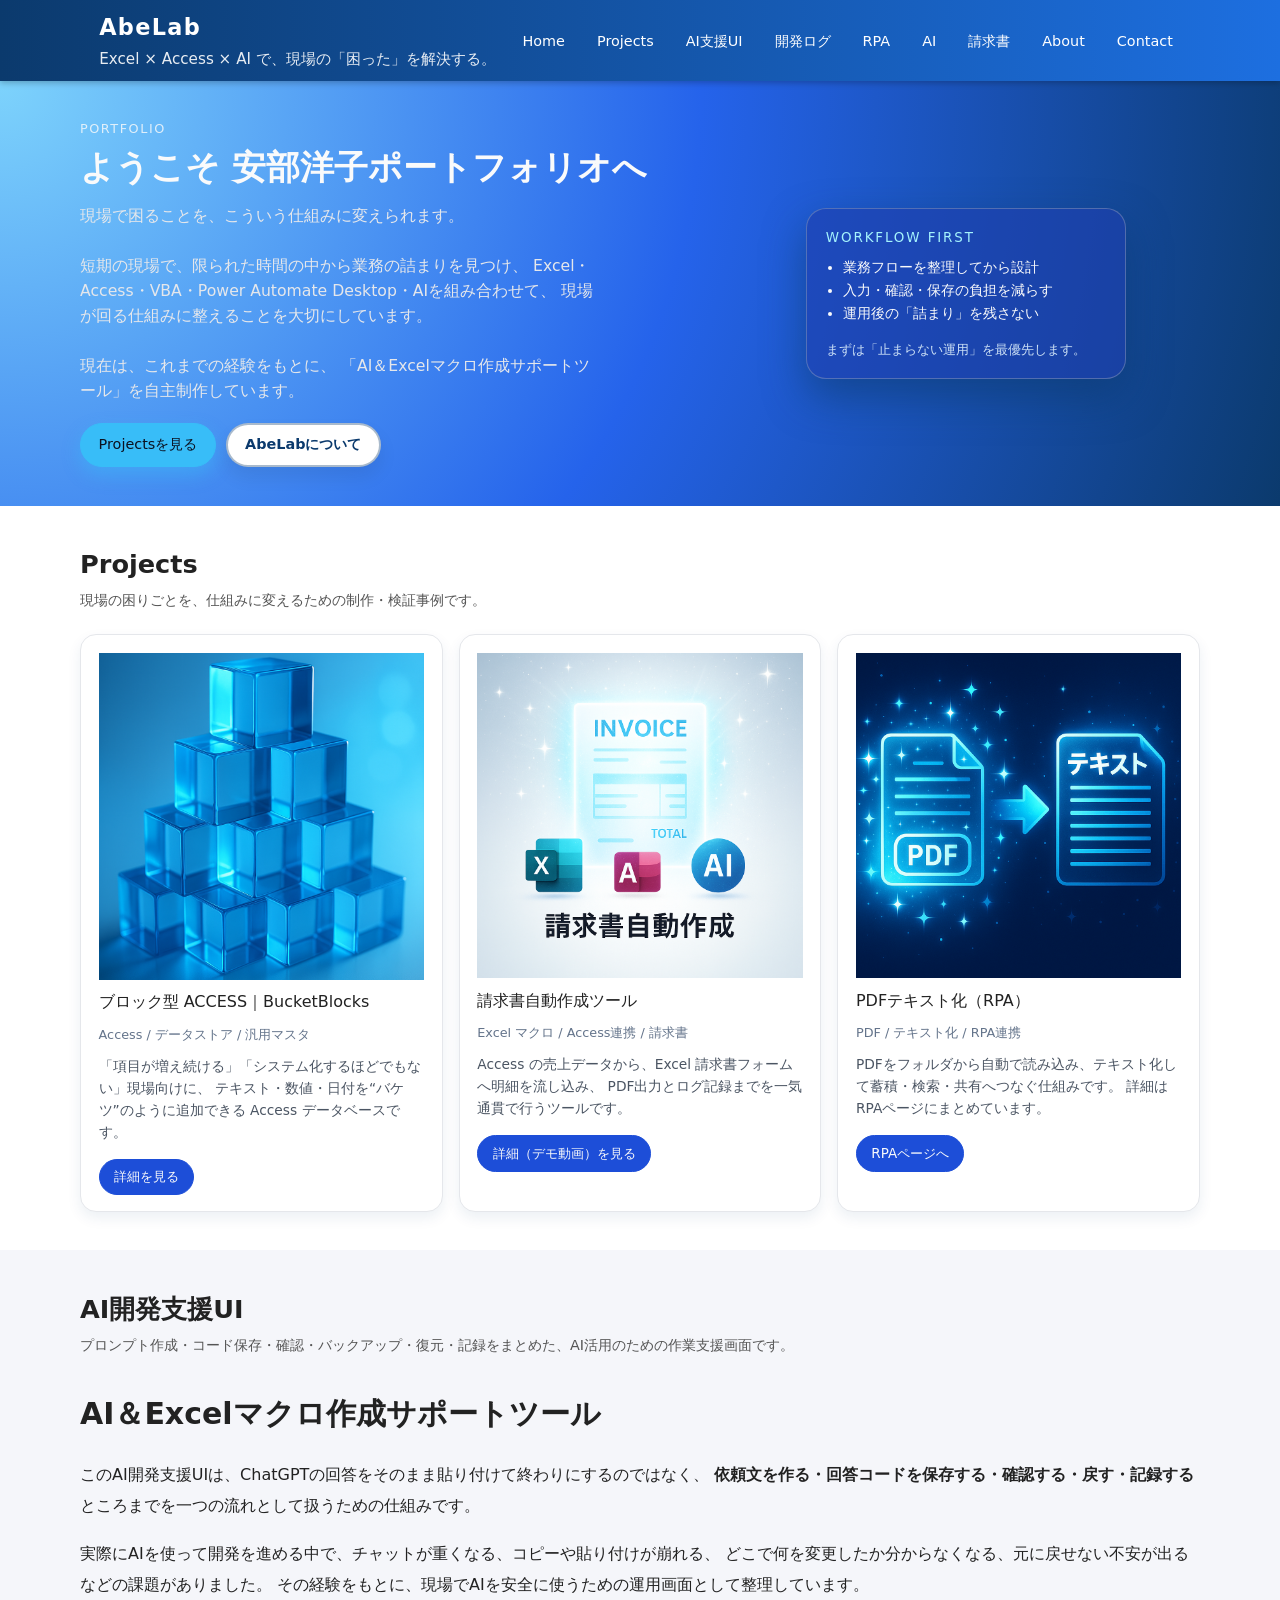
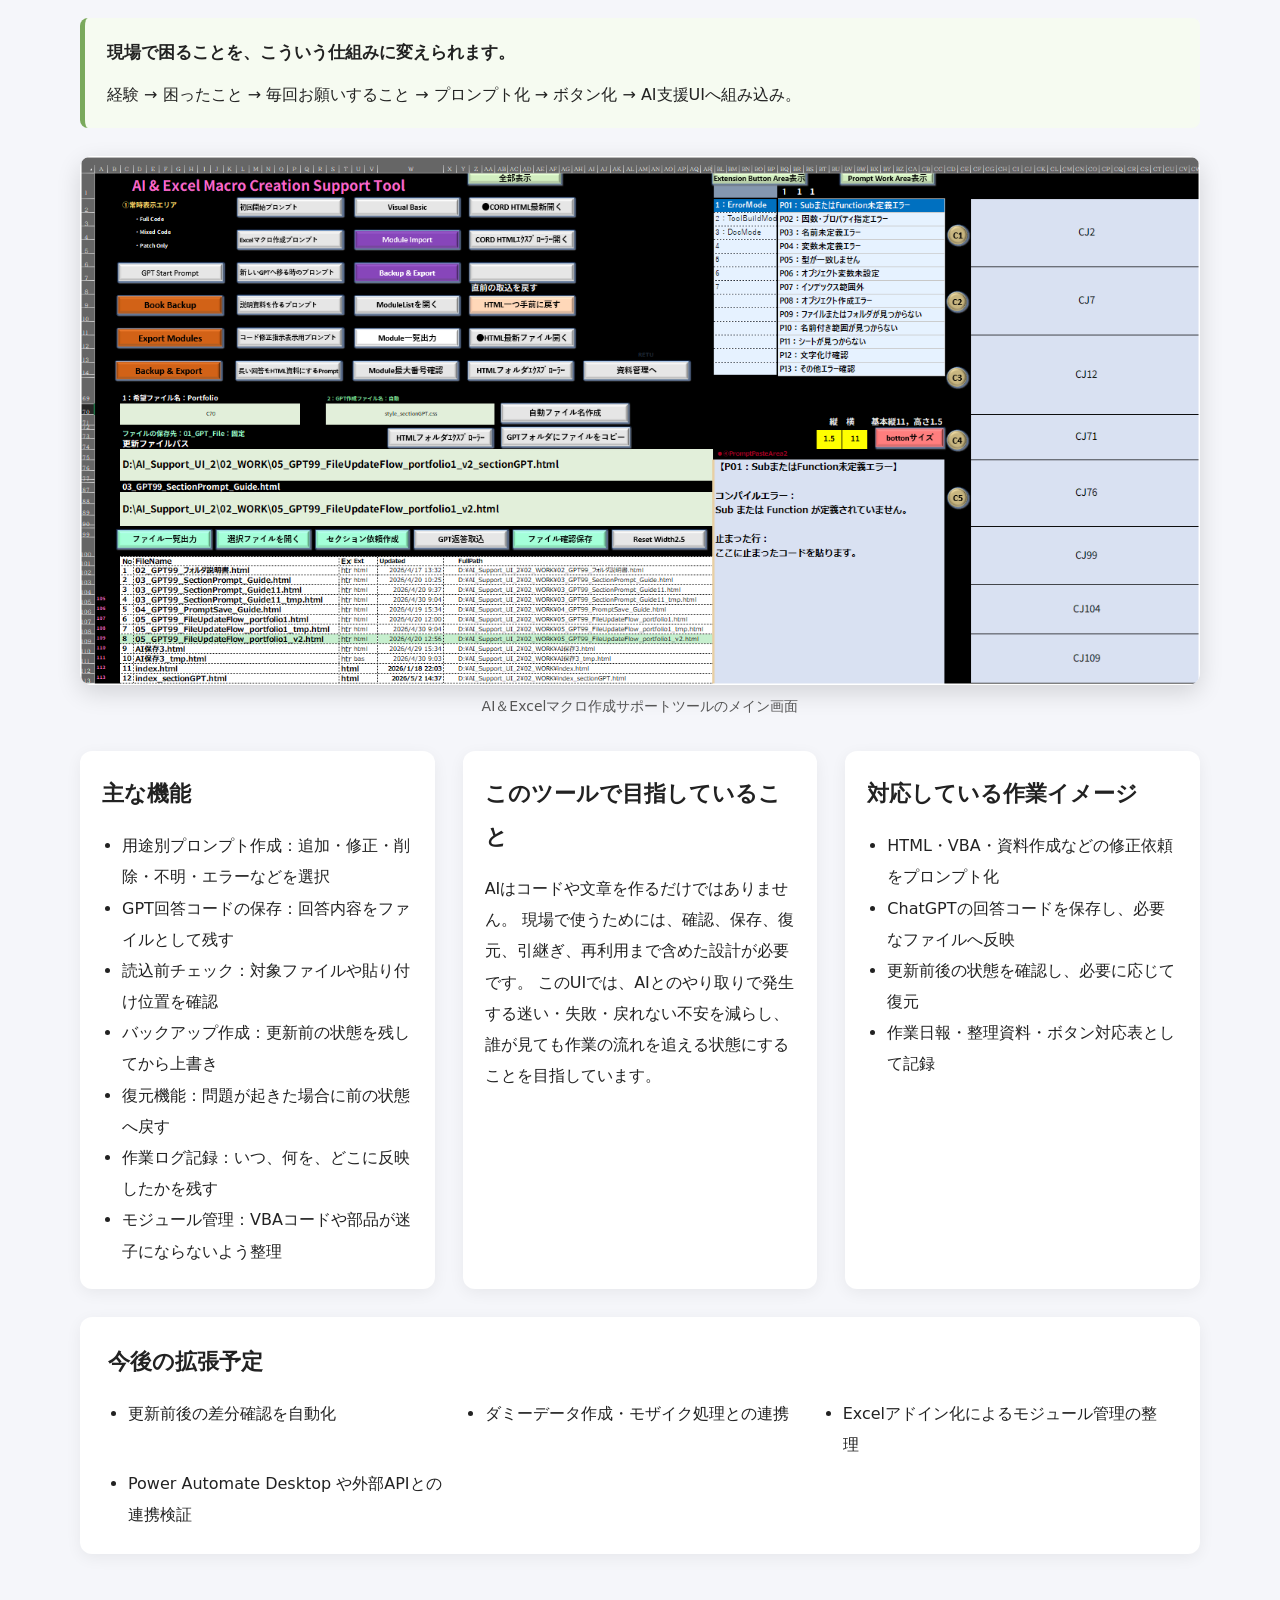
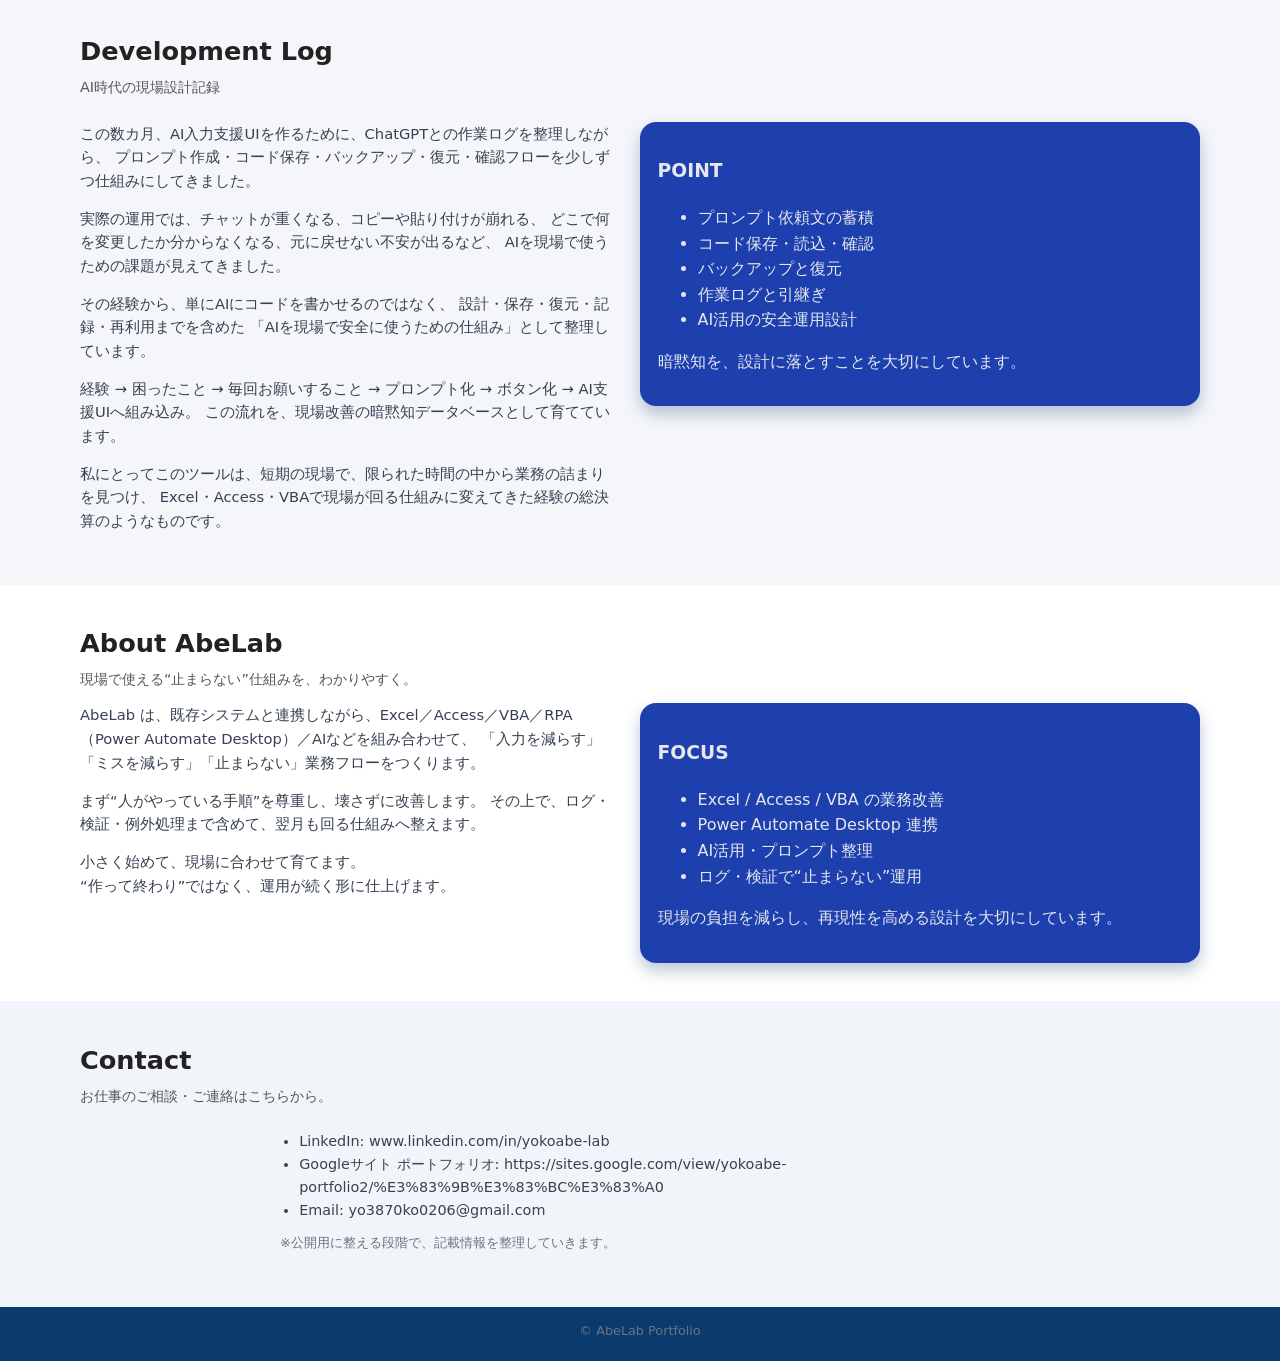
<file: index.html>
<!DOCTYPE html>
<html lang="ja">

<head>
  <meta charset="UTF-8" />
  <meta name="viewport" content="width=device-width, initial-scale=1.0" />
  <title>AbeLab Portfolio</title>
  <link rel="stylesheet" href="style.css?v=20260203" />
</head>

<body>
  <div class="site-wrapper">

    <!-- =========================
         Header
    ========================== -->
    <header class="site-header">
      <div class="header-inner">
        <div class="brand-block">
          <div class="brand-logo">AbeLab</div>
          <div class="brand-tagline">Excel × Access × AI で、現場の「困った」を解決する。</div>
        </div>

        <nav class="main-nav">
          <ul>
            <li><a href="index.html">Home</a></li>
            <li><a href="index.html#projects">Projects</a></li>
            <li><a href="index.html#ai-ui">AI支援UI</a></li>
            <li><a href="index.html#development-log">開発ログ</a></li>
            <li><a href="rpa.html">RPA</a></li>
            <li><a href="AI.html">AI</a></li>
            <li><a href="sales-invoice.html">請求書</a></li>
            <li><a href="index.html#about">About</a></li>
            <li><a href="index.html#contact">Contact</a></li>
          </ul>
        </nav>

        <button class="nav-toggle" id="navToggle" aria-label="メニューを開く" aria-expanded="false">
          <span class="nav-toggle-line"></span>
          <span class="nav-toggle-line"></span>
          <span class="nav-toggle-line"></span>
        </button>
      </div>

      <nav class="mobile-nav" id="mobileNav">
        <ul>
          <li><a href="index.html">Home</a></li>
          <li><a href="index.html#projects">Projects</a></li>
          <li><a href="index.html#ai-ui">AI支援UI</a></li>
          <li><a href="index.html#development-log">開発ログ</a></li>
          <li><a href="rpa.html">RPA</a></li>
          <li><a href="AI.html">AI</a></li>
          <li><a href="sales-invoice.html">請求書</a></li>
          <li><a href="index.html#about">About</a></li>
          <li><a href="index.html#contact">Contact</a></li>
        </ul>
      </nav>
    </header>

    <main>

      <!-- =========================
           Hero
      ========================== -->
      <section class="hero-section" id="home">
        <div class="hero-inner">
          <div class="hero-text">
            <div class="hero-label">PORTFOLIO</div>
            <h1 class="hero-title">ようこそ 安部洋子ポートフォリオへ</h1>

            <p class="hero-lead">
              現場で困ることを、こういう仕組みに変えられます。
              <br><br>
              短期の現場で、限られた時間の中から業務の詰まりを見つけ、
              Excel・Access・VBA・Power Automate Desktop・AIを組み合わせて、
              現場が回る仕組みに整えることを大切にしています。
              <br><br>
              現在は、これまでの経験をもとに、
              「AI＆Excelマクロ作成サポートツール」を自主制作しています。
            </p>

            <div class="hero-actions">
              <a class="btn primary-btn" href="#projects">Projectsを見る</a>
              <a class="btn ghost-btn" href="#about">AbeLabについて</a>
            </div>
          </div>

          <div class="hero-visual" aria-hidden="true">
            <div class="hero-visual-card">
              <div class="hero-visual-label">WORKFLOW FIRST</div>
              <ul class="hero-visual-list">
                <li>業務フローを整理してから設計</li>
                <li>入力・確認・保存の負担を減らす</li>
                <li>運用後の「詰まり」を残さない</li>
              </ul>
              <p class="hero-visual-note">まずは「止まらない運用」を最優先します。</p>
            </div>
          </div>
        </div>
      </section>

      <!-- =========================
           Projects
      ========================== -->
      <section class="projects-section" id="projects">
        <div class="section-header">
          <h2 class="section-title">Projects</h2>
          <p class="section-subtitle">現場の困りごとを、仕組みに変えるための制作・検証事例です。</p>
        </div>

        <div class="projects-grid">

          <!-- 1) BucketBlocks -->
          <article class="project-card">
            <div class="project-image-wrapper">
              <img class="project-image" src="image/1cube.png" alt="ブロック型 ACCESS BucketBlocks" />
            </div>
            <h3 class="project-title">ブロック型 ACCESS｜BucketBlocks</h3>
            <p class="project-tag">Access / データストア / 汎用マスタ</p>
            <p class="project-summary">
              「項目が増え続ける」「システム化するほどでもない」現場向けに、
              テキスト・数値・日付を“バケツ”のように追加できる Access データベースです。
            </p>
            <button class="project-detail-button" type="button" data-project-id="bucket">詳細を見る</button>
          </article>

          <!-- 2) Invoice tool -->
          <article class="project-card">
            <div class="project-image-wrapper">
              <img class="project-image" src="image/2seikyusyoinvoice.png" alt="請求書自動作成ツール" />
            </div>
            <h3 class="project-title">請求書自動作成ツール</h3>
            <p class="project-tag">Excel マクロ / Access連携 / 請求書</p>
            <p class="project-summary">
              Access の売上データから、Excel 請求書フォームへ明細を流し込み、
              PDF出力とログ記録までを一気通貫で行うツールです。
            </p>
            <a class="project-detail-button" href="sales-invoice.html#demo">詳細（デモ動画）を見る</a>
          </article>

          <!-- 3) RPA page link -->
          <article class="project-card">
            <div class="project-image-wrapper">
              <img class="project-image" src="image/3pdftotext.png" alt="PDFテキスト化 RPA" />
            </div>
            <h3 class="project-title">PDFテキスト化（RPA）</h3>
            <p class="project-tag">PDF / テキスト化 / RPA連携</p>
            <p class="project-summary">
              PDFをフォルダから自動で読み込み、テキスト化して蓄積・検索・共有へつなぐ仕組みです。
              詳細はRPAページにまとめています。
            </p>
            <a class="project-detail-button" href="rpa.html">RPAページへ</a>
          </article>

        </div>

        <!-- 詳細パネル（ここに表示） -->
        <div class="project-detail-panel" id="projectDetailPanel" hidden>
          <div class="detail-inner">
            <h3 class="detail-title" id="detailTitle">プロジェクト詳細</h3>
            <p class="detail-lead" id="detailLead">カードの「詳細」をクリックすると、ここに内容が表示されます。</p>

            <div class="detail-media" id="detailMedia"></div>

            <div class="detail-content" id="detailContent">
              まだプロジェクトが選択されていません。
            </div>

            <button class="detail-close-button" id="detailCloseButton" type="button">Projects に戻る</button>
          </div>
        </div>
      </section>

      <!-- =========================
           AI Development Support UI
      ========================== -->
      <section class="ai-ui-section" id="ai-ui">
        <div class="ai-ui-container" style="max-width: 1320px; margin: 0 auto; padding: 0 28px;">

          <div class="section-header" style="margin-bottom: 28px;">
            <h2 class="section-title">AI開発支援UI</h2>
            <p class="section-subtitle">
              プロンプト作成・コード保存・確認・バックアップ・復元・記録をまとめた、AI活用のための作業支援画面です。
            </p>
          </div>

          <!-- 上の説明文 -->
          <div class="ai-ui-top-text"
            style="max-width: 1120px; margin: 0 auto 28px; line-height: 1.95; font-size: 16px;">

            <h3 style="font-size: 30px; margin: 0 0 16px;">AI＆Excelマクロ作成サポートツール</h3>

            <p>
              このAI開発支援UIは、ChatGPTの回答をそのまま貼り付けて終わりにするのではなく、
              <strong>依頼文を作る・回答コードを保存する・確認する・戻す・記録する</strong>
              ところまでを一つの流れとして扱うための仕組みです。
            </p>

            <p>
              実際にAIを使って開発を進める中で、チャットが重くなる、コピーや貼り付けが崩れる、
              どこで何を変更したか分からなくなる、元に戻せない不安が出るなどの課題がありました。
              その経験をもとに、現場でAIを安全に使うための運用画面として整理しています。
            </p>

            <div style="margin-top: 18px; padding: 18px 22px; border-left: 5px solid #7aa95c; background: #f6fbf1; border-radius: 8px;">
              <p style="margin: 0; font-weight: 700; font-size: 17px;">
                現場で困ることを、こういう仕組みに変えられます。
              </p>
              <p style="margin: 10px 0 0;">
                経験 → 困ったこと → 毎回お願いすること → プロンプト化 → ボタン化 → AI支援UIへ組み込み。
              </p>
            </div>
          </div>

          <!-- 大きな画像 -->
          <div class="ai-ui-main-image" style="max-width: 1120px; margin: 0 auto 34px;">
            <img
              src="image/AI%20%26%20Excel%20Macro%20Creation%20Support%20Tool.png"
              alt="AI＆Excelマクロ作成サポートツールのメイン画面"
              style="width: 100%; height: auto; display: block; border-radius: 12px; box-shadow: 0 8px 24px rgba(0,0,0,0.14);"
            >
            <p style="margin-top: 10px; color: #555; font-size: 14px; text-align: center;">
              AI＆Excelマクロ作成サポートツールのメイン画面
            </p>
          </div>

          <!-- 下の説明文 -->
          <div class="ai-ui-bottom-text"
            style="max-width: 1120px; margin: 0 auto; line-height: 1.95; font-size: 16px;">

            <div style="display: grid; grid-template-columns: repeat(auto-fit, minmax(300px, 1fr)); gap: 28px;">

              <div style="background: #ffffff; padding: 22px; border-radius: 12px; box-shadow: 0 4px 16px rgba(0,0,0,0.06);">
                <h3 style="margin: 0 0 14px; font-size: 22px;">主な機能</h3>
                <ul style="padding-left: 20px; margin: 0;">
                  <li>用途別プロンプト作成：追加・修正・削除・不明・エラーなどを選択</li>
                  <li>GPT回答コードの保存：回答内容をファイルとして残す</li>
                  <li>読込前チェック：対象ファイルや貼り付け位置を確認</li>
                  <li>バックアップ作成：更新前の状態を残してから上書き</li>
                  <li>復元機能：問題が起きた場合に前の状態へ戻す</li>
                  <li>作業ログ記録：いつ、何を、どこに反映したかを残す</li>
                  <li>モジュール管理：VBAコードや部品が迷子にならないよう整理</li>
                </ul>
              </div>

              <div style="background: #ffffff; padding: 22px; border-radius: 12px; box-shadow: 0 4px 16px rgba(0,0,0,0.06);">
                <h3 style="margin: 0 0 14px; font-size: 22px;">このツールで目指していること</h3>
                <p style="margin: 0;">
                  AIはコードや文章を作るだけではありません。
                  現場で使うためには、確認、保存、復元、引継ぎ、再利用まで含めた設計が必要です。
                  このUIでは、AIとのやり取りで発生する迷い・失敗・戻れない不安を減らし、
                  誰が見ても作業の流れを追える状態にすることを目指しています。
                </p>
              </div>

              <div style="background: #ffffff; padding: 22px; border-radius: 12px; box-shadow: 0 4px 16px rgba(0,0,0,0.06);">
                <h3 style="margin: 0 0 14px; font-size: 22px;">対応している作業イメージ</h3>
                <ul style="padding-left: 20px; margin: 0;">
                  <li>HTML・VBA・資料作成などの修正依頼をプロンプト化</li>
                  <li>ChatGPTの回答コードを保存し、必要なファイルへ反映</li>
                  <li>更新前後の状態を確認し、必要に応じて復元</li>
                  <li>作業日報・整理資料・ボタン対応表として記録</li>
                </ul>
              </div>

              <div style="grid-column: 1 / -1; background: #ffffff; padding: 24px 28px; border-radius: 12px; box-shadow: 0 4px 16px rgba(0,0,0,0.06);">
                <h3 style="margin: 0 0 14px; font-size: 22px;">今後の拡張予定</h3>

                <ul style="padding-left: 20px; margin: 0; display: grid; grid-template-columns: repeat(auto-fit, minmax(260px, 1fr)); gap: 8px 28px;">
                  <li>更新前後の差分確認を自動化</li>
                  <li>ダミーデータ作成・モザイク処理との連携</li>
                  <li>Excelアドイン化によるモジュール管理の整理</li>
                  <li>Power Automate Desktop や外部APIとの連携検証</li>
                </ul>
              </div>

            </div>
          </div>
        </div>
      </section>

      <!-- =========================
           Development Log
      ========================== -->
      <section class="development-log-section" id="development-log">
        <div class="section-header">
          <h2 class="section-title">Development Log</h2>
          <p class="section-subtitle">AI時代の現場設計記録</p>
        </div>

        <div class="about-layout">
          <div class="about-text">
            <p>
              この数カ月、AI入力支援UIを作るために、ChatGPTとの作業ログを整理しながら、
              プロンプト作成・コード保存・バックアップ・復元・確認フローを少しずつ仕組みにしてきました。
            </p>

            <p>
              実際の運用では、チャットが重くなる、コピーや貼り付けが崩れる、
              どこで何を変更したか分からなくなる、元に戻せない不安が出るなど、
              AIを現場で使うための課題が見えてきました。
            </p>

            <p>
              その経験から、単にAIにコードを書かせるのではなく、
              設計・保存・復元・記録・再利用までを含めた
              「AIを現場で安全に使うための仕組み」として整理しています。
            </p>

            <p>
              経験 → 困ったこと → 毎回お願いすること → プロンプト化 → ボタン化 → AI支援UIへ組み込み。
              この流れを、現場改善の暗黙知データベースとして育てています。
            </p>

            <p>
              私にとってこのツールは、短期の現場で、限られた時間の中から業務の詰まりを見つけ、
              Excel・Access・VBAで現場が回る仕組みに変えてきた経験の総決算のようなものです。
            </p>
          </div>

          <aside class="about-side" aria-label="Development focus">
            <div class="about-card">
              <h3>POINT</h3>
              <ul>
                <li>プロンプト依頼文の蓄積</li>
                <li>コード保存・読込・確認</li>
                <li>バックアップと復元</li>
                <li>作業ログと引継ぎ</li>
                <li>AI活用の安全運用設計</li>
              </ul>
              <p class="about-note">
                暗黙知を、設計に落とすことを大切にしています。
              </p>
            </div>
          </aside>
        </div>
      </section>

      <!-- =========================
           About
      ========================== -->
      <section class="about-section" id="about">
        <div class="section-header">
          <h2 class="section-title">About AbeLab</h2>
          <p class="section-subtitle">現場で使える“止まらない”仕組みを、わかりやすく。</p>
        </div>

        <div class="about-layout">
          <div class="about-text">
            <p>
              AbeLab は、既存システムと連携しながら、Excel／Access／VBA／RPA（Power Automate Desktop）／AIなどを組み合わせて、
              「入力を減らす」「ミスを減らす」「止まらない」業務フローをつくります。
            </p>

            <p>
              まず“人がやっている手順”を尊重し、壊さずに改善します。
              その上で、ログ・検証・例外処理まで含めて、翌月も回る仕組みへ整えます。
            </p>

            <p>
              小さく始めて、現場に合わせて育てます。<br>
              “作って終わり”ではなく、運用が続く形に仕上げます。
            </p>
          </div>

          <aside class="about-side" aria-label="AbeLab focus">
            <div class="about-card">
              <h3>FOCUS</h3>
              <ul>
                <li>Excel / Access / VBA の業務改善</li>
                <li>Power Automate Desktop 連携</li>
                <li>AI活用・プロンプト整理</li>
                <li>ログ・検証で“止まらない”運用</li>
              </ul>
              <p class="about-note">
                現場の負担を減らし、再現性を高める設計を大切にしています。
              </p>
            </div>
          </aside>
        </div>
      </section>

      <!-- =========================
           Contact
      ========================== -->
      <section class="contact-section" id="contact">
        <div class="section-header">
          <h2 class="section-title">Contact</h2>
          <p class="section-subtitle">お仕事のご相談・ご連絡はこちらから。</p>
        </div>

        <div class="contact-content">
          <ul class="contact-links">
            <li>LinkedIn: www.linkedin.com/in/yokoabe-lab</li>
            <li>Googleサイト ポートフォリオ: https://sites.google.com/view/yokoabe-portfolio2/%E3%83%9B%E3%83%BC%E3%83%A0</li>
            <li>Email: yo3870ko0206@gmail.com</li>
          </ul>
          <p class="contact-note">※公開用に整える段階で、記載情報を整理していきます。</p>
        </div>
      </section>
    </main>

    <footer class="site-footer">
      <p class="footer-copy">© AbeLab Portfolio</p>
    </footer>

    <button class="scroll-top-button" id="scrollTopButton" aria-label="ページ上部へ">↑</button>
  </div>

  <script>
    // ============================
    // 1) モバイルナビ
    // ============================
    (function () {
      const navToggle = document.getElementById('navToggle');
      const mobileNav = document.getElementById('mobileNav');

      if (!navToggle || !mobileNav) return;

      const setOpen = (open) => {
        navToggle.setAttribute('aria-expanded', String(open));
        mobileNav.hidden = !open;
      };

      setOpen(false);

      navToggle.addEventListener('click', () => {
        const isOpen = navToggle.getAttribute('aria-expanded') === 'true';
        setOpen(!isOpen);
      });

      mobileNav.addEventListener('click', (e) => {
        if (e.target && e.target.closest('a')) {
          setOpen(false);
        }
      });
    })();

    // ============================
    // 2) スクロールトップ
    // ============================
    (function () {
      const btn = document.getElementById('scrollTopButton');
      if (!btn) return;

      const onScroll = () => {
        btn.style.display = window.scrollY > 600 ? 'flex' : 'none';
      };

      window.addEventListener('scroll', onScroll);
      onScroll();

      btn.addEventListener('click', () => {
        window.scrollTo({ top: 0, behavior: 'smooth' });
      });
    })();

    // ============================
    // 3) Projects 詳細表示
    // ============================
    (function () {
      const panel = document.getElementById('projectDetailPanel');
      const title = document.getElementById('detailTitle');
      const lead = document.getElementById('detailLead');
      const media = document.getElementById('detailMedia');
      const content = document.getElementById('detailContent');
      const closeBtn = document.getElementById('detailCloseButton');

      if (!panel || !title || !lead || !media || !content || !closeBtn) return;

      const projects = {
        bucket: {
          title: 'ブロック型 ACCESS｜BucketBlocks',
          lead: '「項目が増え続ける」を吸収する、現場向けのバケット型データベース。',
          mediaHtml: '',
          contentHtml: `
            <ul>
              <li>用途：汎用マスタ／履歴／メモなど、項目が増えがちなデータを“追加型”で管理</li>
              <li>特徴：テキスト・数値・日付などをブロックとして後付けできる</li>
              <li>狙い：システム化の前段で、現場の情報を散らさず貯める</li>
              <li>考え方：最初から大きなシステムにせず、現場で育てられる形にする</li>
            </ul>
          `.trim()
        }
      };

      const openPanel = (projectId) => {
        const p = projects[projectId];
        if (!p) return;

        title.textContent = p.title;
        lead.textContent = p.lead;
        media.innerHTML = p.mediaHtml;
        content.innerHTML = p.contentHtml;

        panel.hidden = false;
        panel.scrollIntoView({ behavior: 'smooth', block: 'start' });
      };

      const closePanel = () => {
        panel.hidden = true;
        title.textContent = 'プロジェクト詳細';
        lead.textContent = 'カードの「詳細」をクリックすると、ここに内容が表示されます。';
        media.innerHTML = '';
        content.textContent = 'まだプロジェクトが選択されていません。';
      };

      document.addEventListener('click', (e) => {
        const btn = e.target && e.target.closest('[data-project-id]');
        if (!btn) return;

        const projectId = btn.getAttribute('data-project-id');
        openPanel(projectId);
      });

      closeBtn.addEventListener('click', closePanel);
    })();
  </script>
</body>

</html>
</file>
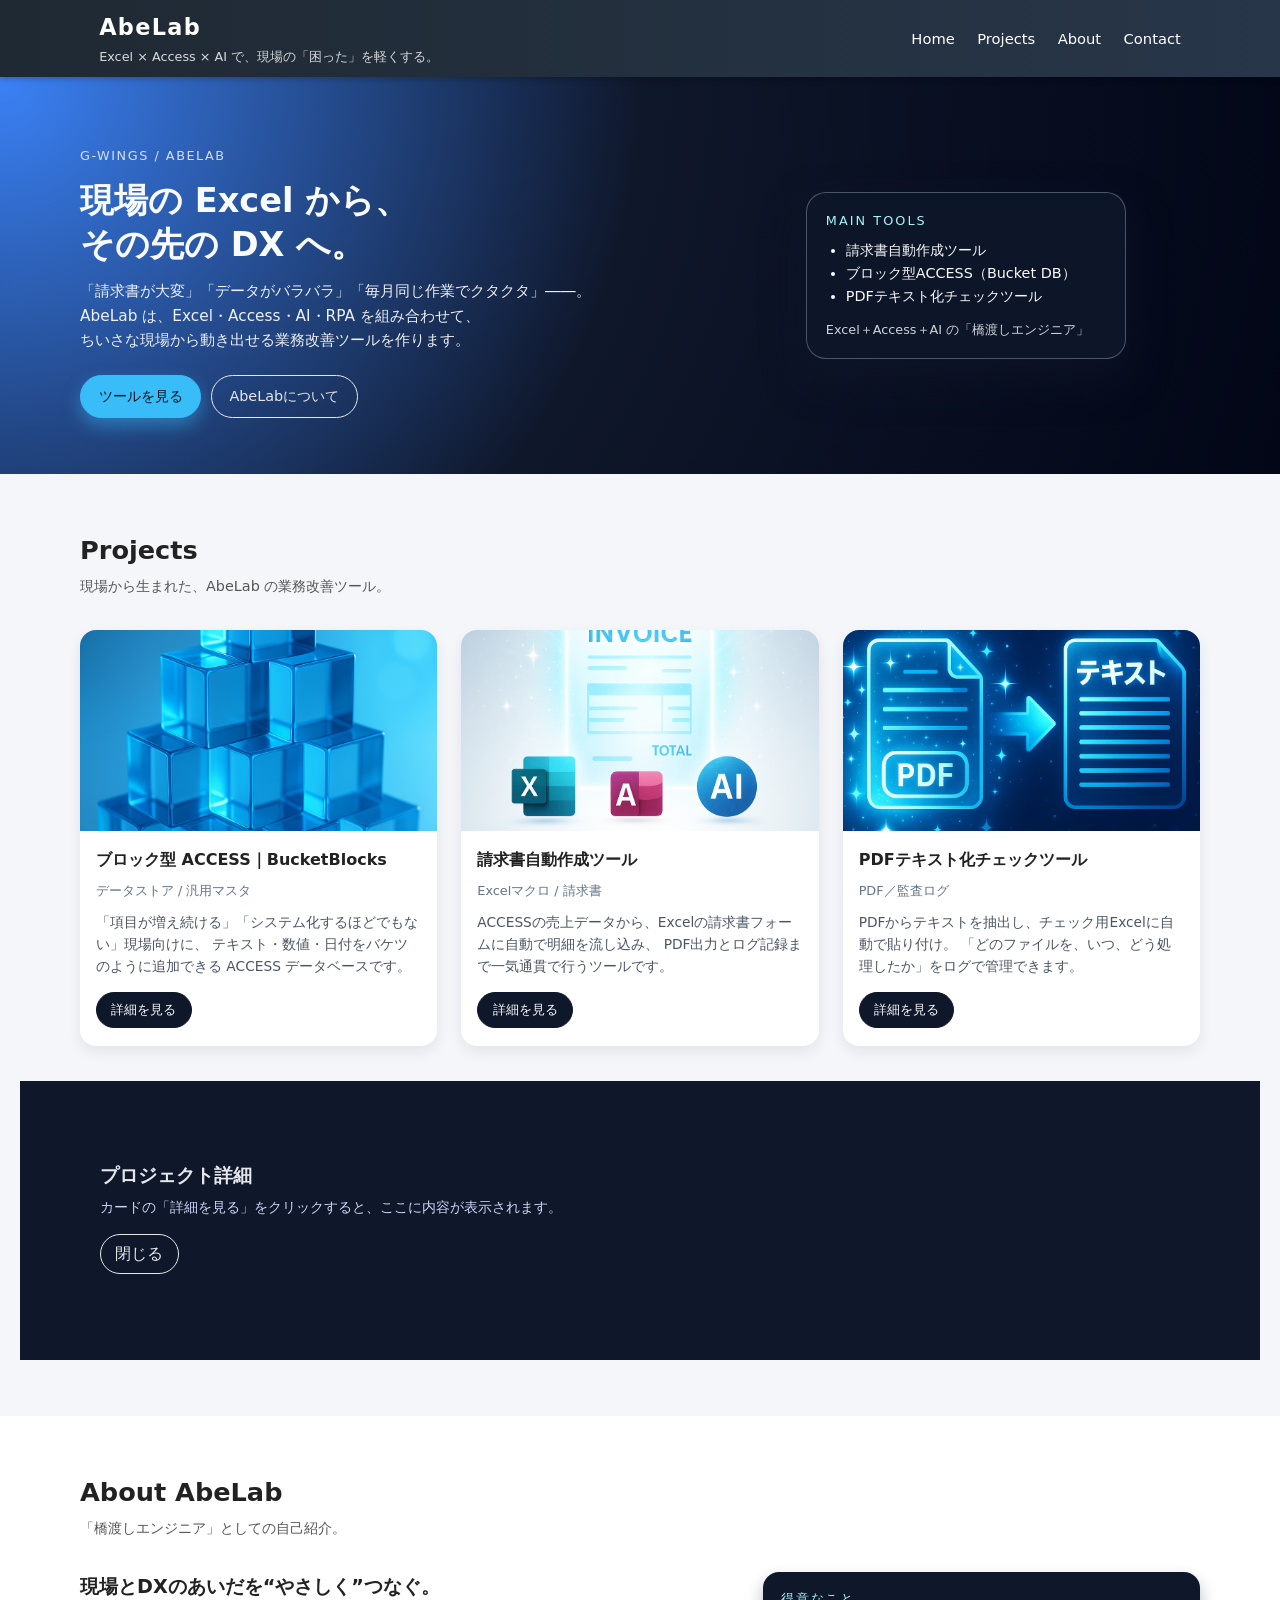
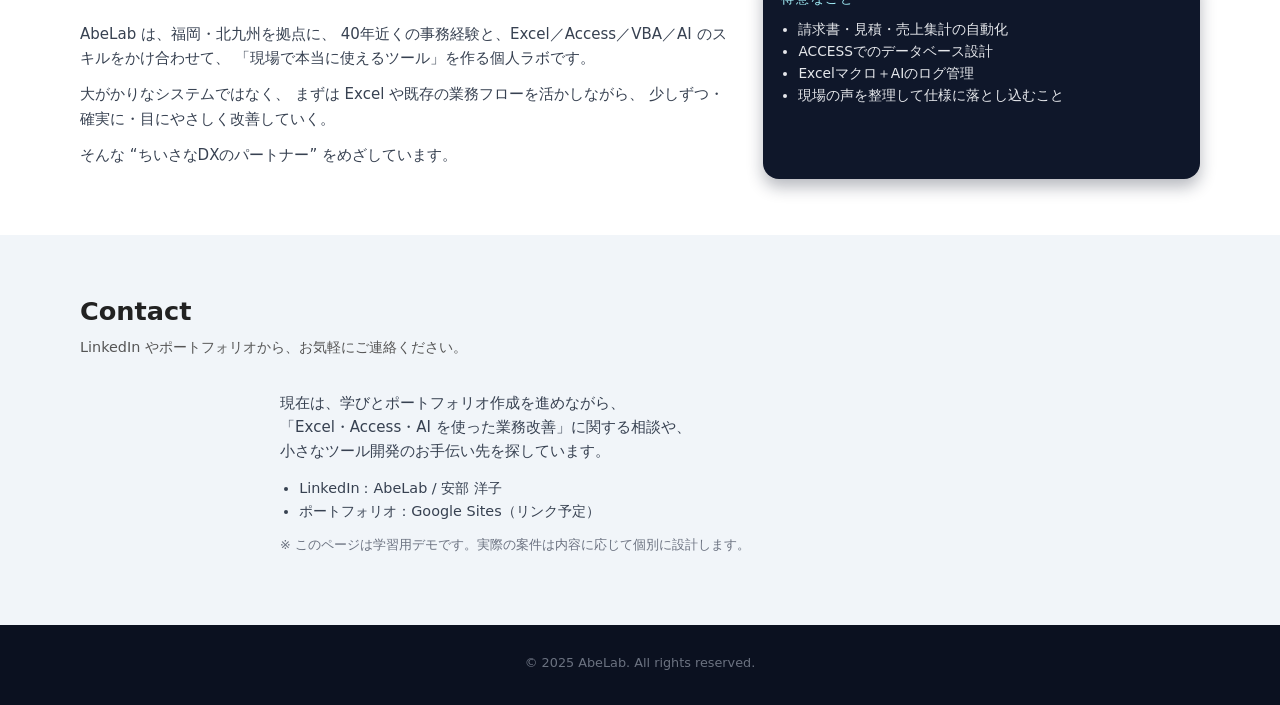
<file: Portfolio/index.html>
<!DOCTYPE html>
<html lang="ja">
<head>
    <!-- 文字コードと言語設定 -->
    <meta charset="UTF-8" />
    <meta name="viewport" content="width=device-width, initial-scale=1.0" />

    <!-- タイトルと説明 -->
    <title>AbeLab Portfolio｜Excel・Access・AI 業務改善ラボ</title>
    <meta name="description" content="Excel・Access・AI・RPAで業務改善ツールを作る AbeLab のポートフォリオサイトです。" />

    <!-- CSS 読み込み -->
    <link rel="stylesheet" href="style.css">
</head>
<body>
    <!-- サイト全体を包むコンテナ -->
    <div class="site-wrapper">

        <!-- ヘッダー：ロゴ＋ナビゲーション -->
        <header class="site-header" id="top">
            <div class="header-inner">
                <div class="brand-block">
                    <div class="brand-logo">AbeLab</div>
                    <div class="brand-tagline">Excel × Access × AI で、現場の「困った」を軽くする。</div>
                </div>

                <!-- PC 用ナビ -->
                <nav class="main-nav">
                    <ul>
                        <li><a href="#home">Home</a></li>
                        <li><a href="#projects">Projects</a></li>
                        <li><a href="#about">About</a></li>
                        <li><a href="#contact">Contact</a></li>
                    </ul>
                </nav>

                <!-- モバイル用メニューアイコン -->
                <button class="nav-toggle" aria-label="メニューを開く">
                    <span class="nav-toggle-line"></span>
                    <span class="nav-toggle-line"></span>
                    <span class="nav-toggle-line"></span>
                </button>
            </div>

            <!-- モバイル用ナビメニュー -->
            <nav class="mobile-nav">
                <ul>
                    <li><a href="#home" class="mobile-link">Home</a></li>
                    <li><a href="#projects" class="mobile-link">Projects</a></li>
                    <li><a href="#about" class="mobile-link">About</a></li>
                    <li><a href="#contact" class="mobile-link">Contact</a></li>
                </ul>
            </nav>
        </header>

        <!-- メインコンテンツ -->
        <main>

            <!-- Hero（トップ）セクション -->
            <section id="home" class="hero-section">
                <div class="hero-inner">
                    <div class="hero-text">
                        <p class="hero-label">G-Wings / AbeLab</p>
                        <h1 class="hero-title">
                            現場の Excel から、<br />
                            その先の DX へ。
                        </h1>
                        <p class="hero-lead">
                            「請求書が大変」「データがバラバラ」「毎月同じ作業でクタクタ」――。<br />
                            AbeLab は、Excel・Access・AI・RPA を組み合わせて、<br />
                            ちいさな現場から動き出せる業務改善ツールを作ります。
                        </p>
                        <div class="hero-actions">
                            <a href="#projects" class="btn primary-btn">ツールを見る</a>
                            <a href="#about" class="btn ghost-btn">AbeLabについて</a>
                        </div>
                    </div>

                    <!-- 右側：イメージブロック -->
                    <div class="hero-visual">
                        <div class="hero-visual-card">
                            <p class="hero-visual-label">Main Tools</p>
                            <ul class="hero-visual-list">
                                <li>請求書自動作成ツール</li>
                                <li>ブロック型ACCESS（Bucket DB）</li>
                                <li>PDFテキスト化チェックツール</li>
                            </ul>
                            <p class="hero-visual-note">Excel＋Access＋AI の「橋渡しエンジニア」</p>
                        </div>
                    </div>
                </div>
            </section>

            <!-- Projects セクション -->
            <section id="projects" class="projects-section">
                <div class="section-header">
                    <h2 class="section-title">Projects</h2>
                    <p class="section-subtitle">現場から生まれた、AbeLab の業務改善ツール。</p>
                </div>

                <!-- プロジェクトカード一覧 -->
                <div class="projects-grid">
                    <!-- プロジェクト1：BucketBlocks -->
                    <article class="project-card" data-project-id="bucket">
                        <div class="project-image-wrapper">
                            <!-- 画像パス：img/1cube.png -->
                            <img src="img/1cube.png" alt="ブロック型 ACCESS BucketBlocks のイメージ" class="project-image">
                        </div>
                        <div class="project-body">
                            <h3 class="project-title">ブロック型 ACCESS｜BucketBlocks</h3>
                            <p class="project-tag">データストア / 汎用マスタ</p>
                            <p class="project-summary">
                                「項目が増え続ける」「システム化するほどでもない」現場向けに、
                                テキスト・数値・日付をバケツのように追加できる ACCESS データベースです。
                            </p>
                            <button class="project-detail-button" data-project-target="bucket">
                                詳細を見る
                            </button>
                        </div>
                    </article>

                    <!-- プロジェクト2：請求書ツール -->
                    <article class="project-card" data-project-id="invoice">
                        <div class="project-image-wrapper">
                            <!-- 画像パス：img/2seikyusyoinvoice.png -->
                            <img src="img/2seikyusyoinvoice.png" alt="請求書自動作成ツールのイメージ" class="project-image">
                        </div>
                        <div class="project-body">
                            <h3 class="project-title">請求書自動作成ツール</h3>
                            <p class="project-tag">Excelマクロ / 請求書</p>
                            <p class="project-summary">
                                ACCESSの売上データから、Excelの請求書フォームに自動で明細を流し込み、
                                PDF出力とログ記録まで一気通貫で行うツールです。
                            </p>
                            <button class="project-detail-button" data-project-target="invoice">
                                詳細を見る
                            </button>
                        </div>
                    </article>

                    <!-- プロジェクト3：PDFテキスト化 -->
                    <article class="project-card" data-project-id="pdf">
                        <div class="project-image-wrapper">
                            <!-- 画像パス：img/3pdftotext.png -->
                            <img src="img/3pdftotext.png" alt="PDFテキスト化チェックツールのイメージ" class="project-image">
                        </div>
                        <div class="project-body">
                            <h3 class="project-title">PDFテキスト化チェックツール</h3>
                            <p class="project-tag">PDF／監査ログ</p>
                            <p class="project-summary">
                                PDFからテキストを抽出し、チェック用Excelに自動で貼り付け。
                                「どのファイルを、いつ、どう処理したか」をログで管理できます。
                            </p>
                            <button class="project-detail-button" data-project-target="pdf">
                                詳細を見る
                            </button>
                        </div>
                    </article>
                </div>

                <!-- プロジェクト詳細表示エリア（JSで中身を切り替え） -->
                <section class="project-detail-panel" aria-label="プロジェクト詳細">
                    <div class="detail-inner">
                        <h3 class="detail-title">プロジェクト詳細</h3>
                        <p class="detail-lead">カードの「詳細を見る」をクリックすると、ここに内容が表示されます。</p>

                        <!-- 詳細テキストを差し替え表示するエリア -->
                        <div class="detail-content" id="project-detail-content">
                            <!-- JavaScript で中身を生成 -->
                        </div>

                        <button class="detail-close-button" type="button">
                            閉じる
                        </button>
                    </div>
                </section>
            </section>

            <!-- About セクション -->
            <section id="about" class="about-section">
                <div class="section-header">
                    <h2 class="section-title">About AbeLab</h2>
                    <p class="section-subtitle">「橋渡しエンジニア」としての自己紹介。</p>
                </div>

                <div class="about-layout">
                    <div class="about-text">
                        <h3 class="about-heading">現場とDXのあいだを“やさしく”つなぐ。</h3>
                        <p>
                            AbeLab は、福岡・北九州を拠点に、
                            40年近くの事務経験と、Excel／Access／VBA／AI のスキルをかけ合わせて、
                            「現場で本当に使えるツール」を作る個人ラボです。
                        </p>
                        <p>
                            大がかりなシステムではなく、
                            まずは Excel や既存の業務フローを活かしながら、
                            少しずつ・確実に・目にやさしく改善していく。
                        </p>
                        <p>
                            そんな “ちいさなDXのパートナー” をめざしています。
                        </p>
                    </div>

                    <aside class="about-side">
                        <div class="about-card">
                            <p class="about-label">得意なこと</p>
                            <ul class="about-list">
                                <li>請求書・見積・売上集計の自動化</li>
                                <li>ACCESSでのデータベース設計</li>
                                <li>Excelマクロ＋AIのログ管理</li>
                                <li>現場の声を整理して仕様に落とし込むこと</li>
                            </ul>
                        </div>
                    </aside>
                </div>
            </section>

            <!-- Contact セクション -->
            <section id="contact" class="contact-section">
                <div class="section-header">
                    <h2 class="section-title">Contact</h2>
                    <p class="section-subtitle">LinkedIn やポートフォリオから、お気軽にご連絡ください。</p>
                </div>

                <div class="contact-content">
                    <p>
                        現在は、学びとポートフォリオ作成を進めながら、<br />
                        「Excel・Access・AI を使った業務改善」に関する相談や、<br />
                        小さなツール開発のお手伝い先を探しています。
                    </p>
                    <ul class="contact-links">
                        <li>LinkedIn：AbeLab / 安部 洋子</li>
                        <li>ポートフォリオ：Google Sites（リンク予定）</li>
                    </ul>
                    <p class="contact-note">
                        ※ このページは学習用デモです。実際の案件は内容に応じて個別に設計します。
                    </p>
                </div>
            </section>
        </main>

        <!-- フッター -->
        <footer class="site-footer">
            <p class="footer-copy">© 2025 AbeLab. All rights reserved.</p>
        </footer>

        <!-- ページ上部へ戻るボタン -->
        <button class="scroll-top-button" aria-label="ページの先頭に戻る">
            ↑
        </button>
    </div>

    <!-- JavaScript 読み込み -->
    <script src="main.js" defer></script>
</body>
</html>
</file>
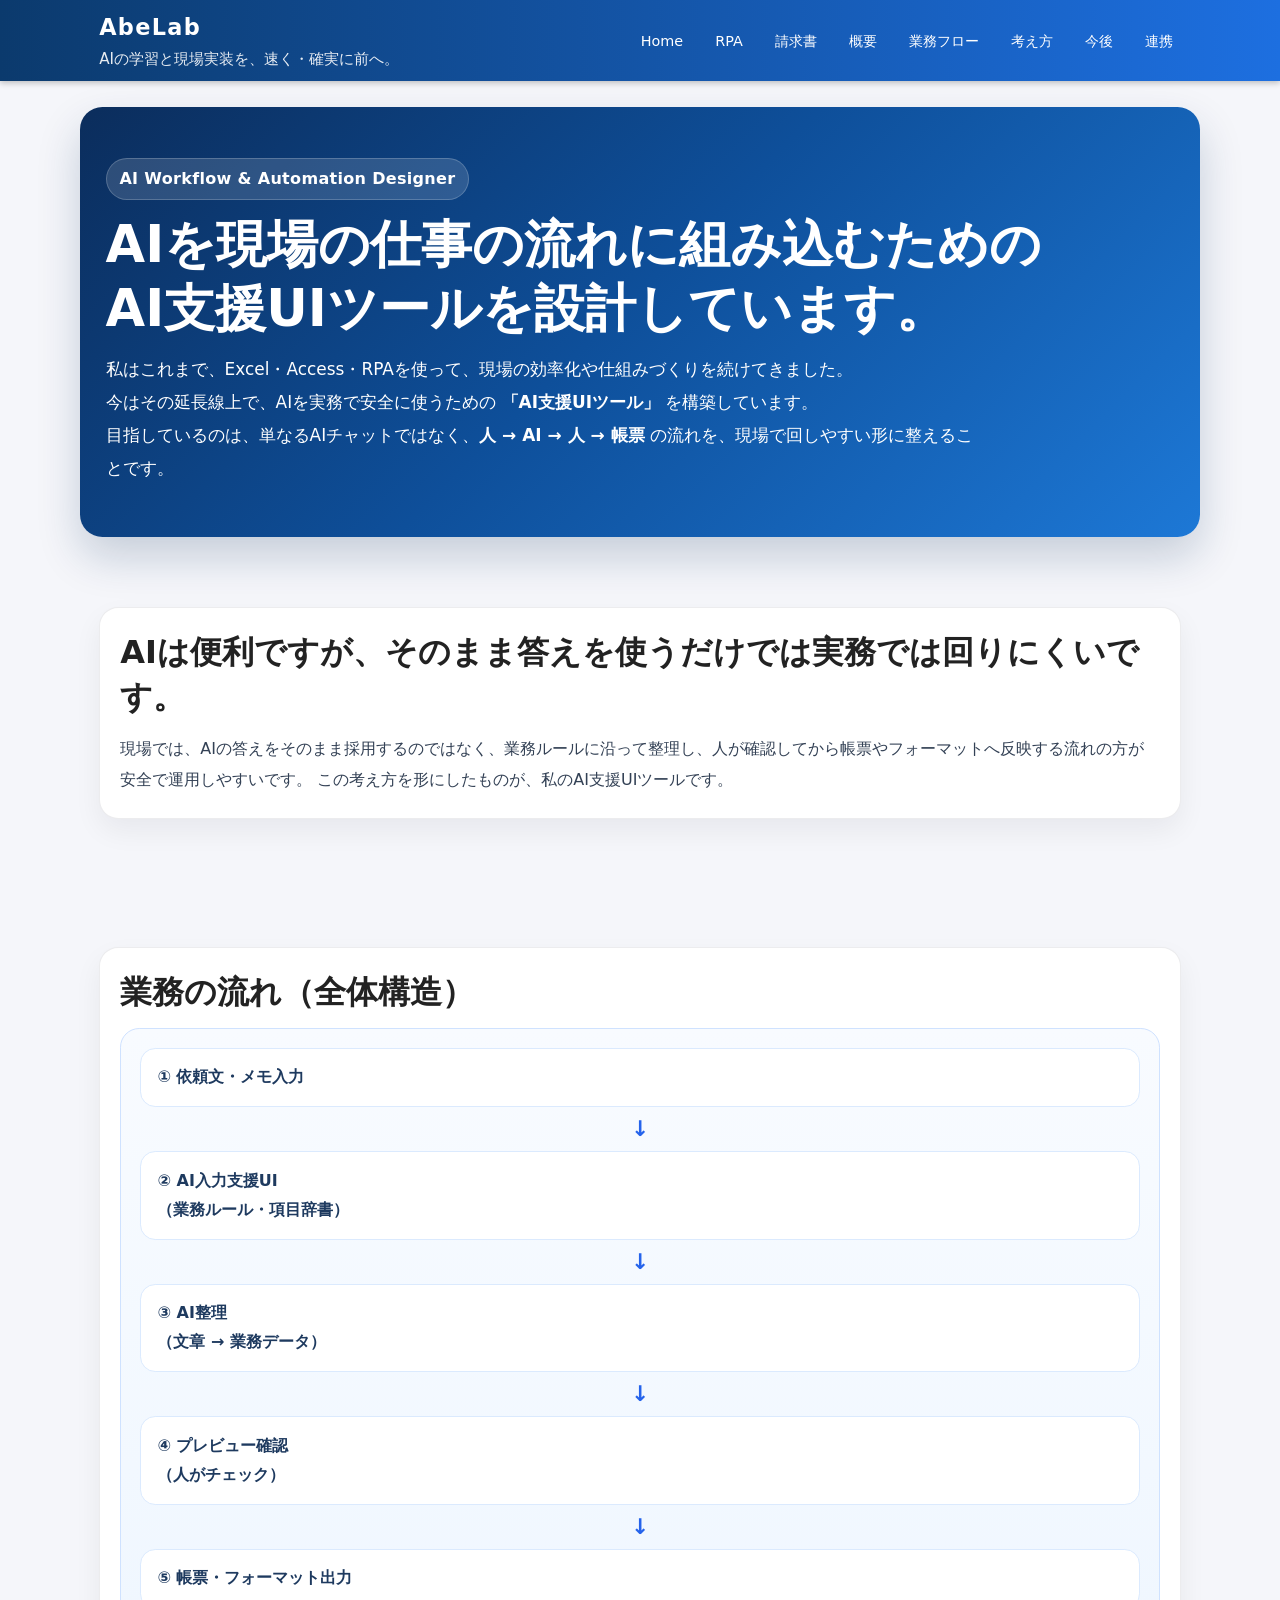
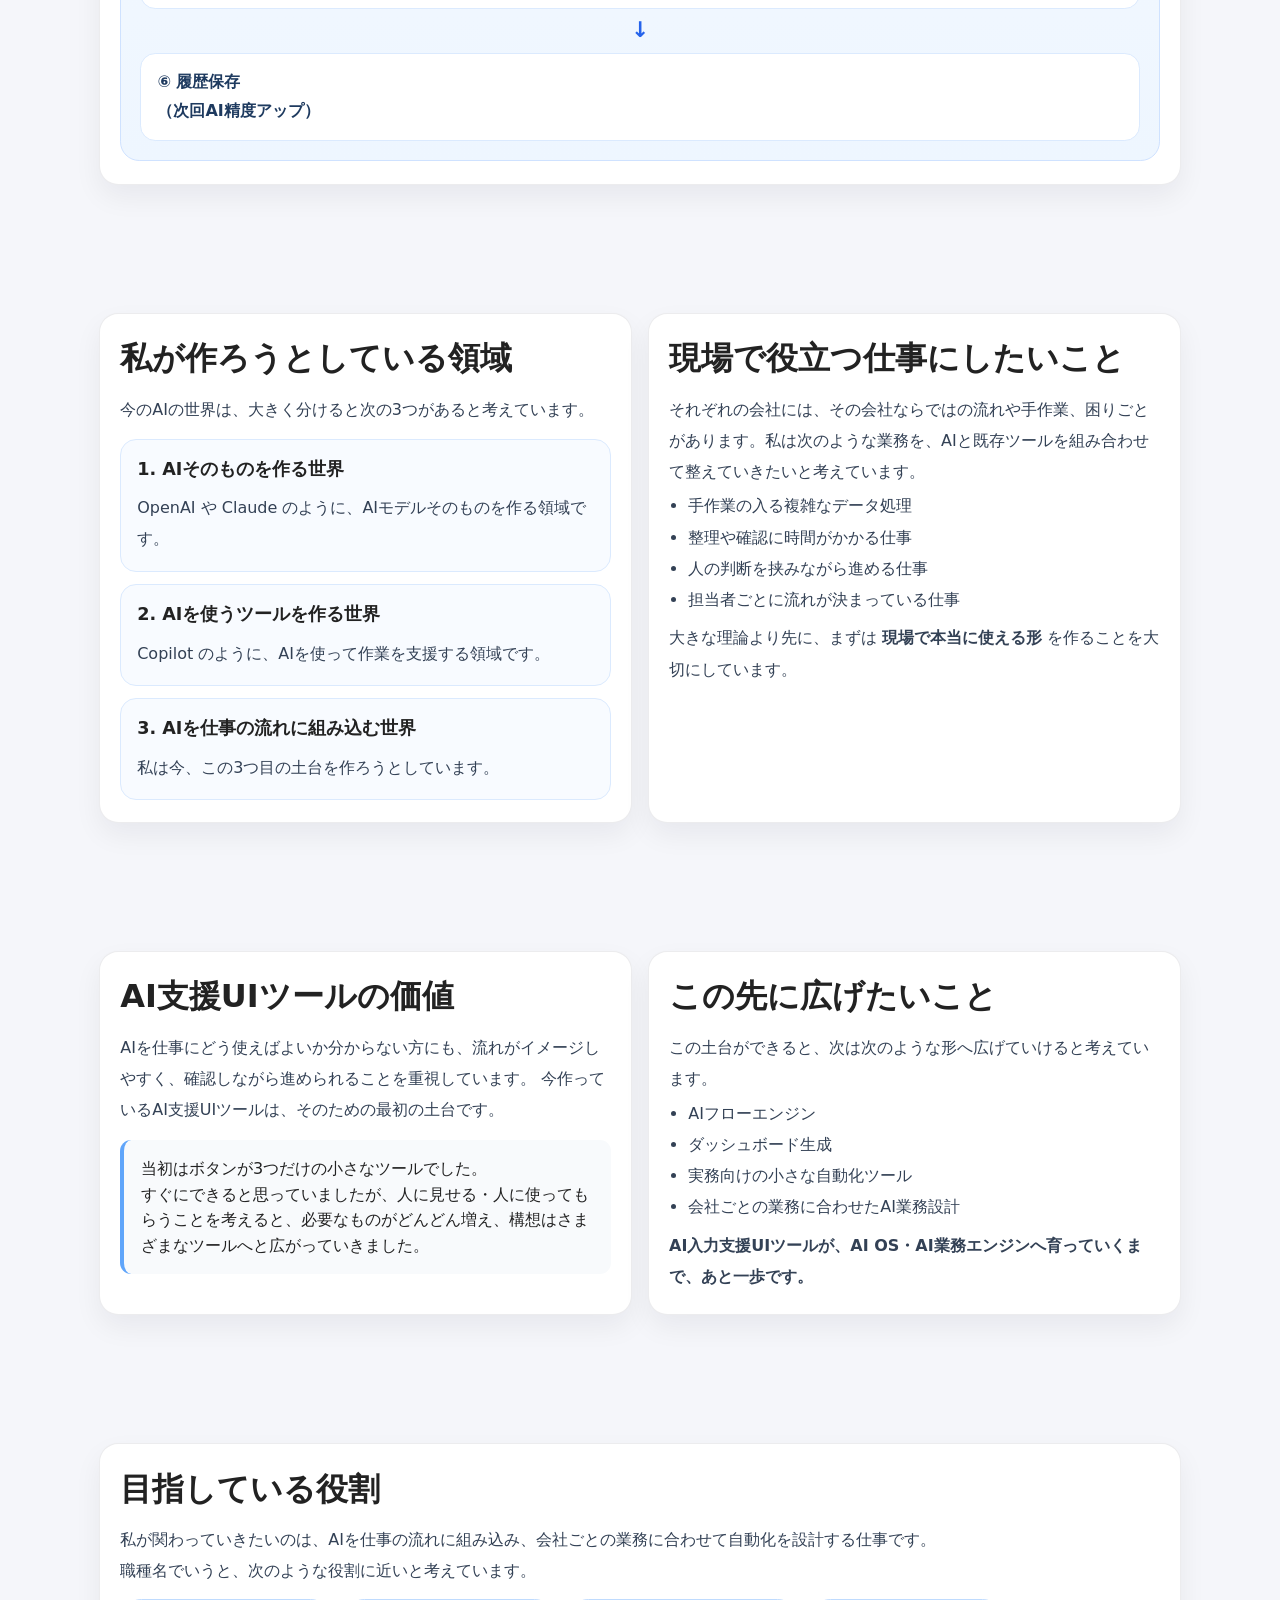
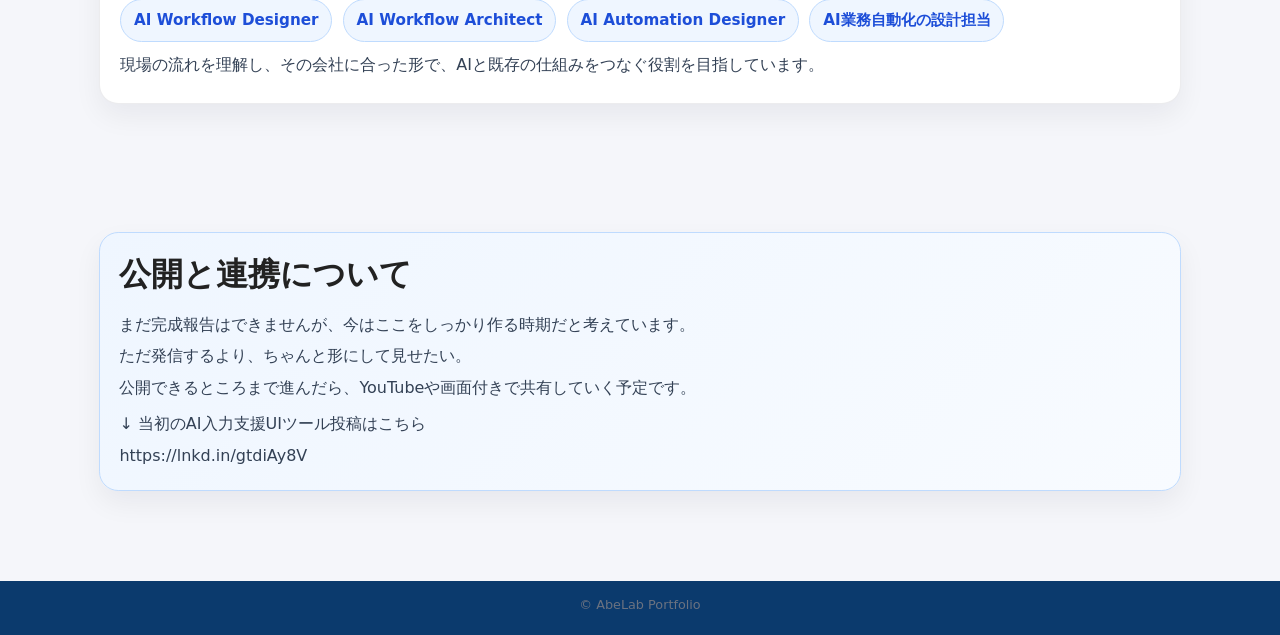
<file: AI.html>
<!DOCTYPE html>
<html lang="ja">
<head>
  <meta charset="UTF-8">
  <meta name="viewport" content="width=device-width, initial-scale=1">
  <title>AI業務フロー設計｜AbeLab</title>
  <link rel="stylesheet" href="style.css">
  <style>
    .hero-ai{
      background: linear-gradient(135deg, #0b2d5c 0%, #0e4f9a 48%, #1d78d6 100%);
      color:#fff;
      border-radius: 1.4rem;
      padding: 3.2rem 1.6rem;
      margin: 1.6rem auto 2rem;
      max-width: 1120px;
      box-shadow: 0 20px 44px rgba(11,45,92,.20);
    }
    .hero-ai h1{
      margin:0 0 .8rem;
      font-size: clamp(2rem, 4vw, 3.2rem);
      line-height:1.25;
    }
    .hero-ai p{
      margin:.7rem 0 0;
      font-size: 1.06rem;
      line-height:1.95;
      max-width: 880px;
    }
    .hero-badge{
      display:inline-block;
      margin:0 0 .8rem;
      padding:.45rem .8rem;
      border-radius:999px;
      background: rgba(255,255,255,.14);
      border:1px solid rgba(255,255,255,.20);
      font-weight:700;
      letter-spacing:.02em;
    }
    .section-wrap{
      max-width:1120px;
      margin:0 auto 2rem;
    }
    .section-card{
      background:#fff;
      border:1px solid rgba(15,23,42,.08);
      border-radius:1.2rem;
      padding:1.4rem 1.25rem;
      box-shadow: 0 12px 28px rgba(15,23,42,.06);
      margin-bottom:1.2rem;
    }
    .section-card h2{
      margin:0 0 .8rem;
      font-size: clamp(1.35rem, 2.5vw, 2rem);
      line-height:1.4;
    }
    .section-card p{
      margin:.45rem 0 0;
      line-height:1.95;
      color:#334155;
    }
    .grid-2{
      display:grid;
      grid-template-columns: repeat(2, minmax(0, 1fr));
      gap:1rem;
    }
    .mini-card{
      background:#f8fbff;
      border:1px solid #dbeafe;
      border-radius:1rem;
      padding:1rem;
    }
    .mini-card h3{
      margin:0 0 .55rem;
      font-size:1.1rem;
      line-height:1.55;
    }
    .mini-card p{
      margin:0;
    }
    .flow-box{
      background: linear-gradient(180deg, #f8fbff 0%, #eef6ff 100%);
      border:1px solid #cfe2ff;
      border-radius:1.2rem;
      padding:1.2rem;
    }
    .flow-step{
      background:#fff;
      border:1px solid #dbeafe;
      border-radius:.95rem;
      padding:.9rem 1rem;
      font-weight:700;
      line-height:1.8;
      color:#1e3a5f;
    }
    .flow-arrow{
      text-align:center;
      font-size:1.35rem;
      color:#2563eb;
      margin:.3rem 0;
      font-weight:800;
    }
    .point-list{
      margin:.2rem 0 0;
      padding-left:1.2rem;
      line-height:1.95;
      color:#334155;
    }
    .job-chip-row{
      display:flex;
      flex-wrap:wrap;
      gap:.65rem;
      margin-top:.8rem;
    }
    .job-chip{
      background:#eff6ff;
      color:#1d4ed8;
      border:1px solid #bfdbfe;
      border-radius:999px;
      padding:.5rem .8rem;
      font-weight:700;
      font-size:.95rem;
    }
    .timeline-note{
      background:#f8fafc;
      border-left:4px solid #60a5fa;
      padding:1rem 1rem 1rem 1.05rem;
      border-radius:.7rem;
      margin-top:.9rem;
    }
    .cta-box{
      background: linear-gradient(135deg, #eff6ff 0%, #f8fbff 100%);
      border:1px solid #bfdbfe;
      border-radius:1.2rem;
      padding:1.2rem;
    }
    .cta-box p{ margin:.35rem 0 0; }
    @media (max-width: 860px){
      .grid-2{ grid-template-columns: 1fr; }
      .hero-ai{ padding:2rem 1rem; }
    }
  </style>
</head>
<body>
<div class="site-wrapper">

  <header class="site-header">
    <div class="header-inner">
      <div class="brand-block">
        <div class="brand-logo">AbeLab</div>
        <div class="brand-tagline">AIの学習と現場実装を、速く・確実に前へ。</div>
      </div>

      <nav class="main-nav">
        <ul>
          <li><a href="index.html">Home</a></li>
          <li><a href="rpa.html">RPA</a></li>
          <li><a href="sales-invoice.html">請求書</a></li>
          <li><a href="#overview">概要</a></li>
          <li><a href="#flow">業務フロー</a></li>
          <li><a href="#why">考え方</a></li>
          <li><a href="#future">今後</a></li>
          <li><a href="#contact">連携</a></li>
        </ul>
      </nav>

      <button class="nav-toggle" id="navToggle" type="button" aria-label="Open menu" aria-controls="mobileNav" aria-expanded="false">
        <span class="nav-toggle-line"></span>
        <span class="nav-toggle-line"></span>
        <span class="nav-toggle-line"></span>
      </button>
    </div>

    <nav class="mobile-nav" id="mobileNav" hidden>
      <ul>
        <li><a href="index.html">Home</a></li>
        <li><a href="rpa.html">RPA</a></li>
        <li><a href="sales-invoice.html">請求書</a></li>
        <li><a href="#overview">概要</a></li>
        <li><a href="#flow">業務フロー</a></li>
        <li><a href="#why">考え方</a></li>
        <li><a href="#future">今後</a></li>
        <li><a href="#contact">連携</a></li>
      </ul>
    </nav>
  </header>

  <main>
    <section class="hero-ai" id="overview">
      <div class="hero-badge">AI Workflow &amp; Automation Designer</div>
      <h1>AIを現場の仕事の流れに組み込むための<br>AI支援UIツールを設計しています。</h1>
      <p>
        私はこれまで、Excel・Access・RPAを使って、現場の効率化や仕組みづくりを続けてきました。<br>
        今はその延長線上で、AIを実務で安全に使うための <strong>「AI支援UIツール」</strong> を構築しています。<br>
        目指しているのは、単なるAIチャットではなく、<strong>人 → AI → 人 → 帳票</strong> の流れを、現場で回しやすい形に整えることです。
      </p>
    </section>

    <section class="section-wrap">
      <div class="section-card">
        <h2>AIは便利ですが、そのまま答えを使うだけでは実務では回りにくいです。</h2>
        <p>
          現場では、AIの答えをそのまま採用するのではなく、業務ルールに沿って整理し、人が確認してから帳票やフォーマットへ反映する流れの方が安全で運用しやすいです。
          この考え方を形にしたものが、私のAI支援UIツールです。
        </p>
      </div>
    </section>

    <section class="section-wrap" id="flow">
      <div class="section-card">
        <h2>業務の流れ（全体構造）</h2>
        <div class="flow-box">
          <div class="flow-step">① 依頼文・メモ入力</div>
          <div class="flow-arrow">↓</div>
          <div class="flow-step">② AI入力支援UI<br>（業務ルール・項目辞書）</div>
          <div class="flow-arrow">↓</div>
          <div class="flow-step">③ AI整理<br>（文章 → 業務データ）</div>
          <div class="flow-arrow">↓</div>
          <div class="flow-step">④ プレビュー確認<br>（人がチェック）</div>
          <div class="flow-arrow">↓</div>
          <div class="flow-step">⑤ 帳票・フォーマット出力</div>
          <div class="flow-arrow">↓</div>
          <div class="flow-step">⑥ 履歴保存<br>（次回AI精度アップ）</div>
        </div>
      </div>
    </section>

    <section class="section-wrap" id="why">
      <div class="grid-2">
        <div class="section-card">
          <h2>私が作ろうとしている領域</h2>
          <p>今のAIの世界は、大きく分けると次の3つがあると考えています。</p>
          <div class="mini-card" style="margin-top:.9rem;">
            <h3>1. AIそのものを作る世界</h3>
            <p>OpenAI や Claude のように、AIモデルそのものを作る領域です。</p>
          </div>
          <div class="mini-card" style="margin-top:.8rem;">
            <h3>2. AIを使うツールを作る世界</h3>
            <p>Copilot のように、AIを使って作業を支援する領域です。</p>
          </div>
          <div class="mini-card" style="margin-top:.8rem;">
            <h3>3. AIを仕事の流れに組み込む世界</h3>
            <p>私は今、この3つ目の土台を作ろうとしています。</p>
          </div>
        </div>

        <div class="section-card">
          <h2>現場で役立つ仕事にしたいこと</h2>
          <p>それぞれの会社には、その会社ならではの流れや手作業、困りごとがあります。私は次のような業務を、AIと既存ツールを組み合わせて整えていきたいと考えています。</p>
          <ul class="point-list">
            <li>手作業の入る複雑なデータ処理</li>
            <li>整理や確認に時間がかかる仕事</li>
            <li>人の判断を挟みながら進める仕事</li>
            <li>担当者ごとに流れが決まっている仕事</li>
          </ul>
          <p>大きな理論より先に、まずは <strong>現場で本当に使える形</strong> を作ることを大切にしています。</p>
        </div>
      </div>
    </section>

    <section class="section-wrap">
      <div class="grid-2">
        <div class="section-card">
          <h2>AI支援UIツールの価値</h2>
          <p>
            AIを仕事にどう使えばよいか分からない方にも、流れがイメージしやすく、確認しながら進められることを重視しています。
            今作っているAI支援UIツールは、そのための最初の土台です。
          </p>
          <div class="timeline-note">
            当初はボタンが3つだけの小さなツールでした。<br>
            すぐにできると思っていましたが、人に見せる・人に使ってもらうことを考えると、必要なものがどんどん増え、構想はさまざまなツールへと広がっていきました。
          </div>
        </div>

        <div class="section-card" id="future">
          <h2>この先に広げたいこと</h2>
          <p>この土台ができると、次は次のような形へ広げていけると考えています。</p>
          <ul class="point-list">
            <li>AIフローエンジン</li>
            <li>ダッシュボード生成</li>
            <li>実務向けの小さな自動化ツール</li>
            <li>会社ごとの業務に合わせたAI業務設計</li>
          </ul>
          <p><strong>AI入力支援UIツールが、AI OS・AI業務エンジンへ育っていくまで、あと一歩です。</strong></p>
        </div>
      </div>
    </section>

    <section class="section-wrap">
      <div class="section-card">
        <h2>目指している役割</h2>
        <p>
          私が関わっていきたいのは、AIを仕事の流れに組み込み、会社ごとの業務に合わせて自動化を設計する仕事です。<br>
          職種名でいうと、次のような役割に近いと考えています。
        </p>
        <div class="job-chip-row">
          <span class="job-chip">AI Workflow Designer</span>
          <span class="job-chip">AI Workflow Architect</span>
          <span class="job-chip">AI Automation Designer</span>
          <span class="job-chip">AI業務自動化の設計担当</span>
        </div>
        <p>
          現場の流れを理解し、その会社に合った形で、AIと既存の仕組みをつなぐ役割を目指しています。
        </p>
      </div>
    </section>

    <section class="section-wrap" id="contact">
      <div class="section-card cta-box">
        <h2>公開と連携について</h2>
        <p>
          まだ完成報告はできませんが、今はここをしっかり作る時期だと考えています。<br>
          ただ発信するより、ちゃんと形にして見せたい。<br>
          公開できるところまで進んだら、YouTubeや画面付きで共有していく予定です。
        </p>
        <p>
          ↓ 当初のAI入力支援UIツール投稿はこちら<br>
          <a href="https://lnkd.in/gtdiAy8V" target="_blank" rel="noopener noreferrer">https://lnkd.in/gtdiAy8V</a>
        </p>
      </div>
    </section>
  </main>

  <footer class="site-footer">
    <p class="footer-copy">© AbeLab Portfolio</p>
  </footer>

  <button class="scroll-top-button" id="scrollTopButton" aria-label="Scroll to top">↑</button>
</div>

<script src="main.js"></script>
</body>
</html>
</file>
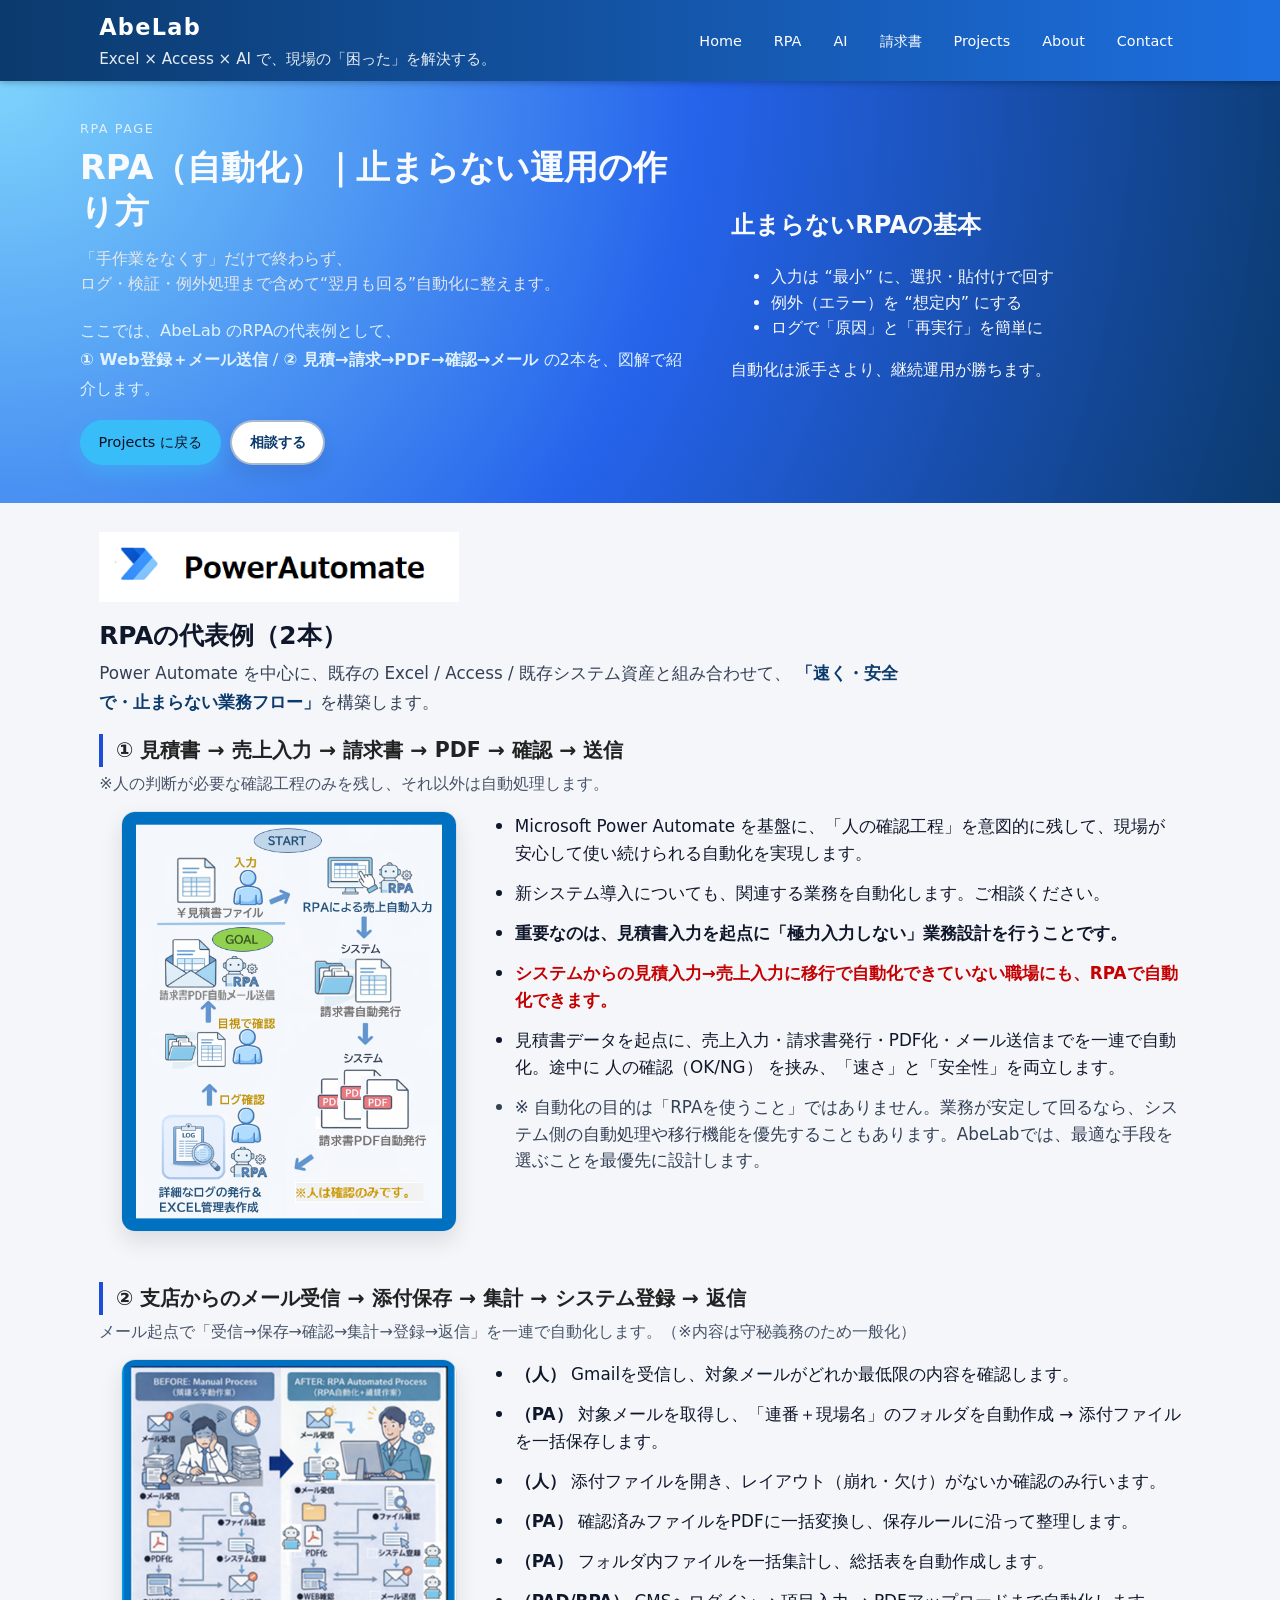
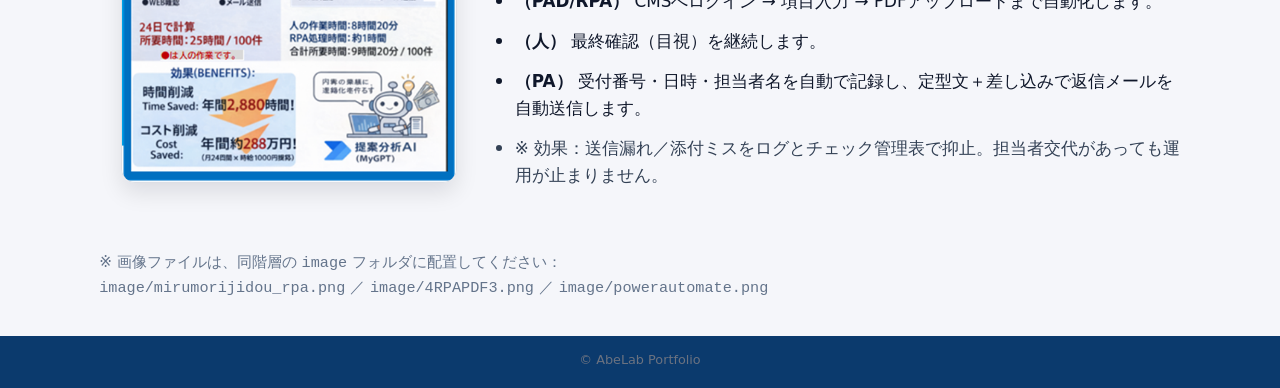
<file: rpa.html>
<!doctype html>
<html lang="ja">
<!-- [1] HEAD START -->
<head>
  <meta charset="UTF-8" />
  <meta name="viewport" content="width=device-width, initial-scale=1.0" />
  <title>AbeLab Portfolio | RPA</title>
  <link rel="stylesheet" href="style.css" />

  <!-- RPAページ専用（このページだけに効く） -->
  <style>
    .rpa-hero-note {
      margin-top: 0.6rem;
      color: #e0f2fe;
      font-size: 1.02rem;
      line-height: 1.8;
      max-width: 60ch;
    }

    .rpa-section {
      max-width: 1120px;
      margin: 0 auto;
      padding: 1.8rem 1.2rem 2.2rem;
    }

    .rpa-grid {
      display: grid;
      grid-template-columns: repeat(2, minmax(0, 1fr));
      gap: 1.4rem;
      align-items: stretch;
    }

    .rpa-card {
      background: #ffffff;
      border: 1px solid rgba(15, 23, 42, 0.08);
      border-radius: 18px;
      padding: 1.2rem 1.2rem 1.1rem;
      box-shadow: 0 18px 40px rgba(2, 6, 23, 0.08);
    }

    .rpa-card h3 {
      margin: 0 0 0.35rem;
      font-size: 1.25rem;
      line-height: 1.35;
    }

    .rpa-kicker {
      display: inline-flex;
      gap: 0.4rem;
      align-items: center;
      padding: 0.25rem 0.6rem;
      border-radius: 999px;
      font-size: 0.85rem;
      background: rgba(37, 99, 235, 0.08);
      color: #1d4ed8;
      border: 1px solid rgba(37, 99, 235, 0.18);
      margin-bottom: 0.7rem;
      font-weight: 600;
    }

    .rpa-desc {
      margin: 0.35rem 0 0.9rem;
      color: #334155;
      line-height: 1.85;
    }

    /* 図解（フロー） */
    .flow {
      display: flex;
      flex-wrap: wrap;
      gap: 0.55rem;
      align-items: center;
      margin: 0.9rem 0 0.8rem;
      padding: 0.85rem;
      border-radius: 14px;
      background: rgba(2, 6, 23, 0.03);
      border: 1px solid rgba(15, 23, 42, 0.06);
    }

    .flow-step {
      display: inline-flex;
      align-items: center;
      gap: 0.45rem;
      padding: 0.52rem 0.75rem;
      border-radius: 999px;
      background: #ffffff;
      border: 1px solid rgba(15, 23, 42, 0.10);
      box-shadow: 0 10px 20px rgba(2, 6, 23, 0.05);
      font-size: 0.92rem;
      white-space: nowrap;
      font-weight: 600;
      color: #0f172a;
    }

    .flow-icon {
      width: 1.4rem;
      height: 1.4rem;
      display: inline-grid;
      place-items: center;
      border-radius: 8px;
      background: rgba(56, 189, 248, 0.20);
      border: 1px solid rgba(56, 189, 248, 0.35);
      font-size: 1.02rem;
    }

    .flow-arrow {
      opacity: 0.65;
      font-weight: 700;
      color: #334155;
    }

    .rpa-list {
      margin: 0.6rem 0 0;
      padding-left: 1.1rem;
      color: #0f172a;
      line-height: 1.9;
    }

    .rpa-subgrid {
      display: grid;
      grid-template-columns: repeat(3, minmax(0, 1fr));
      gap: 1rem;
      margin-top: 1.2rem;
    }

    .rpa-mini {
      background: #ffffff;
      border: 1px solid rgba(15, 23, 42, 0.08);
      border-radius: 16px;
      padding: 0.95rem 1rem;
      box-shadow: 0 14px 30px rgba(2, 6, 23, 0.06);
    }

    .rpa-mini h4 {
      margin: 0 0 0.35rem;
      font-size: 1.02rem;
    }

    .rpa-mini p {
      margin: 0;
      color: #475569;
      line-height: 1.75;
      font-size: 1.02rem;
    }

    .rpa-cta {
      margin-top: 1.4rem;
      display: flex;
      gap: 0.65rem;
      flex-wrap: wrap;
      align-items: center;
    }

    /* レスポンシブ */
    @media (max-width: 980px) {
      .rpa-grid { grid-template-columns: 1fr; }
      .rpa-subgrid { grid-template-columns: 1fr; }
      .flow-step { white-space: normal; }
    }
  
/* =========================
   RPA cases (rpa.html)
   ========================= */
.rpa-titleline{
  /* 旧レイアウト（ロゴ小）用。今は未使用だが残しておく */
  display:flex;
  gap:14px;
  align-items:flex-start;
  margin-bottom: 18px;
}
.pa-logo{
  /* 旧ロゴ（小） */
  width: 42px;
  height: 42px;
  object-fit: contain;
}

/* ★新：見出し上に大きめロゴ（マークの重複表示を防ぎ、見た目をスッキリ） */
.rpa-head{
  text-align: left;
  margin-bottom: 18px;
}
.pa-hero-logo{
  display:block;
  width: min(360px, 88%);
  height: auto;
  margin: 0 0 14px;
}

.rpa-title{
  margin: 0;
  font-size: 1.55rem;
}
.rpa-lead{
  margin: .25rem 0 0;
  color:#334155;
  font-size: 1.05rem;
}
.em{ font-weight: 700; color:#0b3a6d; }
.em-red{ font-weight: 700; color:#c40000; }

.case-title{
  margin: 0 0 .25rem;
  font-size: 1.28rem;
}
.case-note{
  margin: 0 0 14px;
  color:#475569;
  font-size: 1.0rem;
}

.case-grid{
  display:grid;
  grid-template-columns: minmax(0, 380px) minmax(0, 1fr);
  gap: 18px;
  align-items: start;
}
.case-media{
  display:flex;
  justify-content:center;
  align-items:flex-start;
}
.case-img{
  width: 100%;
  max-width: 336px !important;
  height: auto;
  border-radius: 14px;
  border: 1px solid rgba(15, 23, 42, 0.10);
  box-shadow: 0 10px 22px rgba(2, 6, 23, 0.10);
}

.case-bullets{
  margin: 0;
  padding-left: 1.1rem;
  color:#0f172a;
  font-size: 1.05rem;
}
.case-bullets li{ margin: 0 0 .7rem; }
.case-bullets li.note{
  margin-top: .6rem;
  color: #334155;
  font-size: inherit; /* 他の箇条書きと同じサイズに */
}

.case-bullets li::marker{
  font-size: 1.15em; /* 『・/●』を少し大きく */
}
.asset-note{
  margin: 18px 0 0;
  color:#64748b;
  font-size: 0.95rem;
}

/* レスポンシブ（2カラム→1カラム） */
@media (max-width: 980px){
  .case-grid{ grid-template-columns: 1fr; }
}

</style>
</head>
<!-- [1] HEAD END -->

<body>
  <div class="site-wrapper">

    <!-- Header（index.htmlと同じ） -->
    <!-- [2] SITE_HEADER START -->
<header class="site-header" id="top">
      <div class="header-inner">
        <div class="brand-block">
          <div class="brand-logo">AbeLab</div>
          <div class="brand-tagline">Excel × Access × AI で、現場の「困った」を解決する。</div>
        </div>

        <nav class="main-nav" aria-label="Primary">
          <ul>
         <li><a href="index.html">Home</a></li>
          <li><a href="rpa.html">RPA</a></li>
          <li><a href="AI.html">AI</a></li>
          <li><a href="sales-invoice.html">請求書</a></li>
          <li><a href="index.html#projects">Projects</a></li>
          <li><a href="index.html#about">About</a></li>
          <li><a href="index.html#contact">Contact</a></li>
          </ul>
        </nav>

        <button class="nav-toggle" id="navToggle" aria-label="Open menu" aria-controls="mobileNav" aria-expanded="false">
          <span class="nav-toggle-line"></span>
          <span class="nav-toggle-line"></span>
          <span class="nav-toggle-line"></span>
        </button>
      </div>

      <nav class="mobile-nav" id="mobileNav" aria-label="Mobile" hidden>
        <ul>
          <li><a href="index.html">Home</a></li>
          <li><a href="rpa.html">RPA</a></li>
          <li><a href="AI.html">AI</a></li>
          <li><a href="sales-invoice.html">請求書</a></li>
          <li><a href="index.html#projects">Projects</a></li>
          <li><a href="index.html#about">About</a></li>
          <li><a href="index.html#contact">Contact</a></li>
        </ul>
      </nav>
    </header>
<!-- [2] SITE_HEADER END -->

    <main>

      <!-- Hero -->
      <!-- [3] HERO_SECTION START -->
<!-- [4] MAIN_SECTION START -->
<section class="hero-section">
        <div class="hero-inner">
          <div class="hero-text">
            <div class="hero-label">RPA PAGE</div>
            <h1 class="hero-title">RPA（自動化）｜止まらない運用の作り方</h1>
            <p class="hero-lead">
              「手作業をなくす」だけで終わらず、<br>
              ログ・検証・例外処理まで含めて“翌月も回る”自動化に整えます。
            </p>
            <p class="rpa-hero-note">
              ここでは、AbeLab のRPAの代表例として、<br>
              <b>① Web登録＋メール送信</b> / <b>② 見積→請求→PDF→確認→メール</b> の2本を、図解で紹介します。
            </p>

            <div class="hero-actions">
              <a class="btn primary-btn" href="index.html#projects">Projects に戻る</a>
              <a class="btn ghost-btn" href="index.html#contact">相談する</a>
            </div>
          </div>

          <div class="hero-card" role="note" aria-label="RPA design">
            <h2>止まらないRPAの基本</h2>
            <ul>
              <li>入力は “最小” に、選択・貼付けで回す</li>
              <li>例外（エラー）を “想定内” にする</li>
              <li>ログで「原因」と「再実行」を簡単に</li>
            </ul>
            <p class="hero-card-foot">
              自動化は派手さより、継続運用が勝ちます。
            </p>
          </div>
        </div>
      </section>
<!-- [4] MAIN_SECTION END -->
<!-- [3] HERO_SECTION END -->

      <!-- 2つの自動化 -->
      <section class="rpa-section" aria-label="RPA examples">
  <div class="container">
    <div class="rpa-head">
      <!-- ★ロゴを見出しの上へ（小さなマークが2重に見えないように） -->
      <img class="pa-hero-logo" src="image/powerautomate.png" alt="Power Automate">
      <h1 class="rpa-title">RPAの代表例（2本）</h1>
      <p class="rpa-lead">
        Power Automate を中心に、既存の Excel / Access / 既存システム資産と組み合わせて、
        <span class="em">「速く・安全で・止まらない業務フロー」</span>を構築します。
      </p>
    </div>

    <!-- ① 見積書 → 売上入力 -->
    <article class="rpa-case">
      <h2 class="case-title">① 見積書 → 売上入力 → 請求書 → PDF → 確認 → 送信</h2>
      <p class="case-note">※人の判断が必要な確認工程のみを残し、それ以外は自動処理します。</p>

      <div class="case-grid">
        <div class="case-media">
          <img class="case-img" src="image/mirumorijidou_rpa.png" alt="見積→売上→請求→PDF→確認→送信（RPAフロー図）">
        </div>

        <div class="case-body">
          <ul class="case-bullets">
  <li>Microsoft Power Automate を基盤に、「人の確認工程」を意図的に残して、現場が安心して使い続けられる自動化を実現します。</li>
  <li>新システム導入についても、関連する業務を自動化します。ご相談ください。</li>
  <li><strong>重要なのは、見積書入力を起点に「極力入力しない」業務設計を行うことです。</strong></li>
  <li><span class="em-red">システムからの見積入力→売上入力に移行で自動化できていない職場にも、RPAで自動化できます。</span></li>
  <li>見積書データを起点に、売上入力・請求書発行・PDF化・メール送信までを一連で自動化。途中に 人の確認（OK/NG） を挟み、「速さ」と「安全性」を両立します。</li>
  <li class="note">※ 自動化の目的は「RPAを使うこと」ではありません。業務が安定して回るなら、システム側の自動処理や移行機能を優先することもあります。AbeLabでは、最適な手段を選ぶことを最優先に設計します。</li>
</ul>
        </div>
      </div>
    </article>

    <!-- [7] RPA CASE 2 START -->
    <!-- ② 支店メール受信～添付保存～集計～登録～返信 -->
    <article class="rpa-case">
      <h2 class="case-title">② 支店からのメール受信 → 添付保存 → 集計 → システム登録 → 返信</h2>
      <p class="case-note">メール起点で「受信→保存→確認→集計→登録→返信」を一連で自動化します。（※内容は守秘義務のため一般化）</p>

      <div class="case-grid">
        <div class="case-media">
          <img class="case-img" src="image/4RPAPDF3.png" alt="受信→保存→集計→登録→返信（RPAフロー図）">
        </div>

        <div class="case-body">
          <ul class="case-bullets">
  <li><strong>（人）</strong> Gmailを受信し、対象メールがどれか最低限の内容を確認します。</li>
  <li><strong>（PA）</strong> 対象メールを取得し、「連番＋現場名」のフォルダを自動作成 → 添付ファイルを一括保存します。</li>
  <li><strong>（人）</strong> 添付ファイルを開き、レイアウト（崩れ・欠け）がないか確認のみ行います。</li>
  <li><strong>（PA）</strong> 確認済みファイルをPDFに一括変換し、保存ルールに沿って整理します。</li>
  <li><strong>（PA）</strong> フォルダ内ファイルを一括集計し、総括表を自動作成します。</li>
  <li><strong>（PAD/RPA）</strong> CMSへログイン → 項目入力 → PDFアップロードまで自動化します。</li>
  <li><strong>（人）</strong> 最終確認（目視）を継続します。</li>
  <li><strong>（PA）</strong> 受付番号・日時・担当者名を自動で記録し、定型文＋差し込みで返信メールを自動送信します。</li>
  <li class="note">※ 効果：送信漏れ／添付ミスをログとチェック管理表で抑止。担当者交代があっても運用が止まりません。</li>
</ul>
        </div>
      </div>
    </article>
    <!-- [7] RPA CASE 2 END -->

    <p class="asset-note">
      ※ 画像ファイルは、同階層の <code>image</code> フォルダに配置してください：<br>
      <code>image/mirumorijidou_rpa.png</code> ／ <code>image/4RPAPDF3.png</code> ／ <code>image/powerautomate.png</code>
    </p>
  </div>
</section>

    </main>

    <!-- [5] FOOTER START -->
<footer class="site-footer">
      <p class="footer-copy">© AbeLab Portfolio</p>
    </footer>
<!-- [5] FOOTER END -->

    <button class="scroll-top-button" id="scrollTopButton" aria-label="Scroll to top">↑</button>
  </div>

  <!-- [6] SCRIPTS START -->
<script>
    // -----------------------------
    // Mobile nav toggle
    // -----------------------------
    const navToggle = document.getElementById("navToggle");
    const mobileNav = document.getElementById("mobileNav");

    navToggle?.addEventListener("click", () => {
      const isOpen = !mobileNav.hasAttribute("hidden");
      if (isOpen) {
        mobileNav.setAttribute("hidden", "");
        navToggle.setAttribute("aria-expanded", "false");
      } else {
        mobileNav.removeAttribute("hidden");
        navToggle.setAttribute("aria-expanded", "true");
      }
    });

    mobileNav?.querySelectorAll("a").forEach((a) => {
      a.addEventListener("click", () => {
        mobileNav.setAttribute("hidden", "");
        navToggle.setAttribute("aria-expanded", "false");
      });
    });

    // -----------------------------
    // Scroll top
    // -----------------------------
    const scrollTopButton = document.getElementById("scrollTopButton");
    const toggleScrollButton = () => {
      if (!scrollTopButton) return;
      if (window.scrollY > 500) {
        scrollTopButton.style.display = "inline-flex";
      } else {
        scrollTopButton.style.display = "none";
      }
    };
    window.addEventListener("scroll", toggleScrollButton);
    toggleScrollButton();

    scrollTopButton?.addEventListener("click", () => {
      window.scrollTo({ top: 0, behavior: "smooth" });
    });
  </script>

<!-- [6] SCRIPTS END --></body>
</html>
</file>
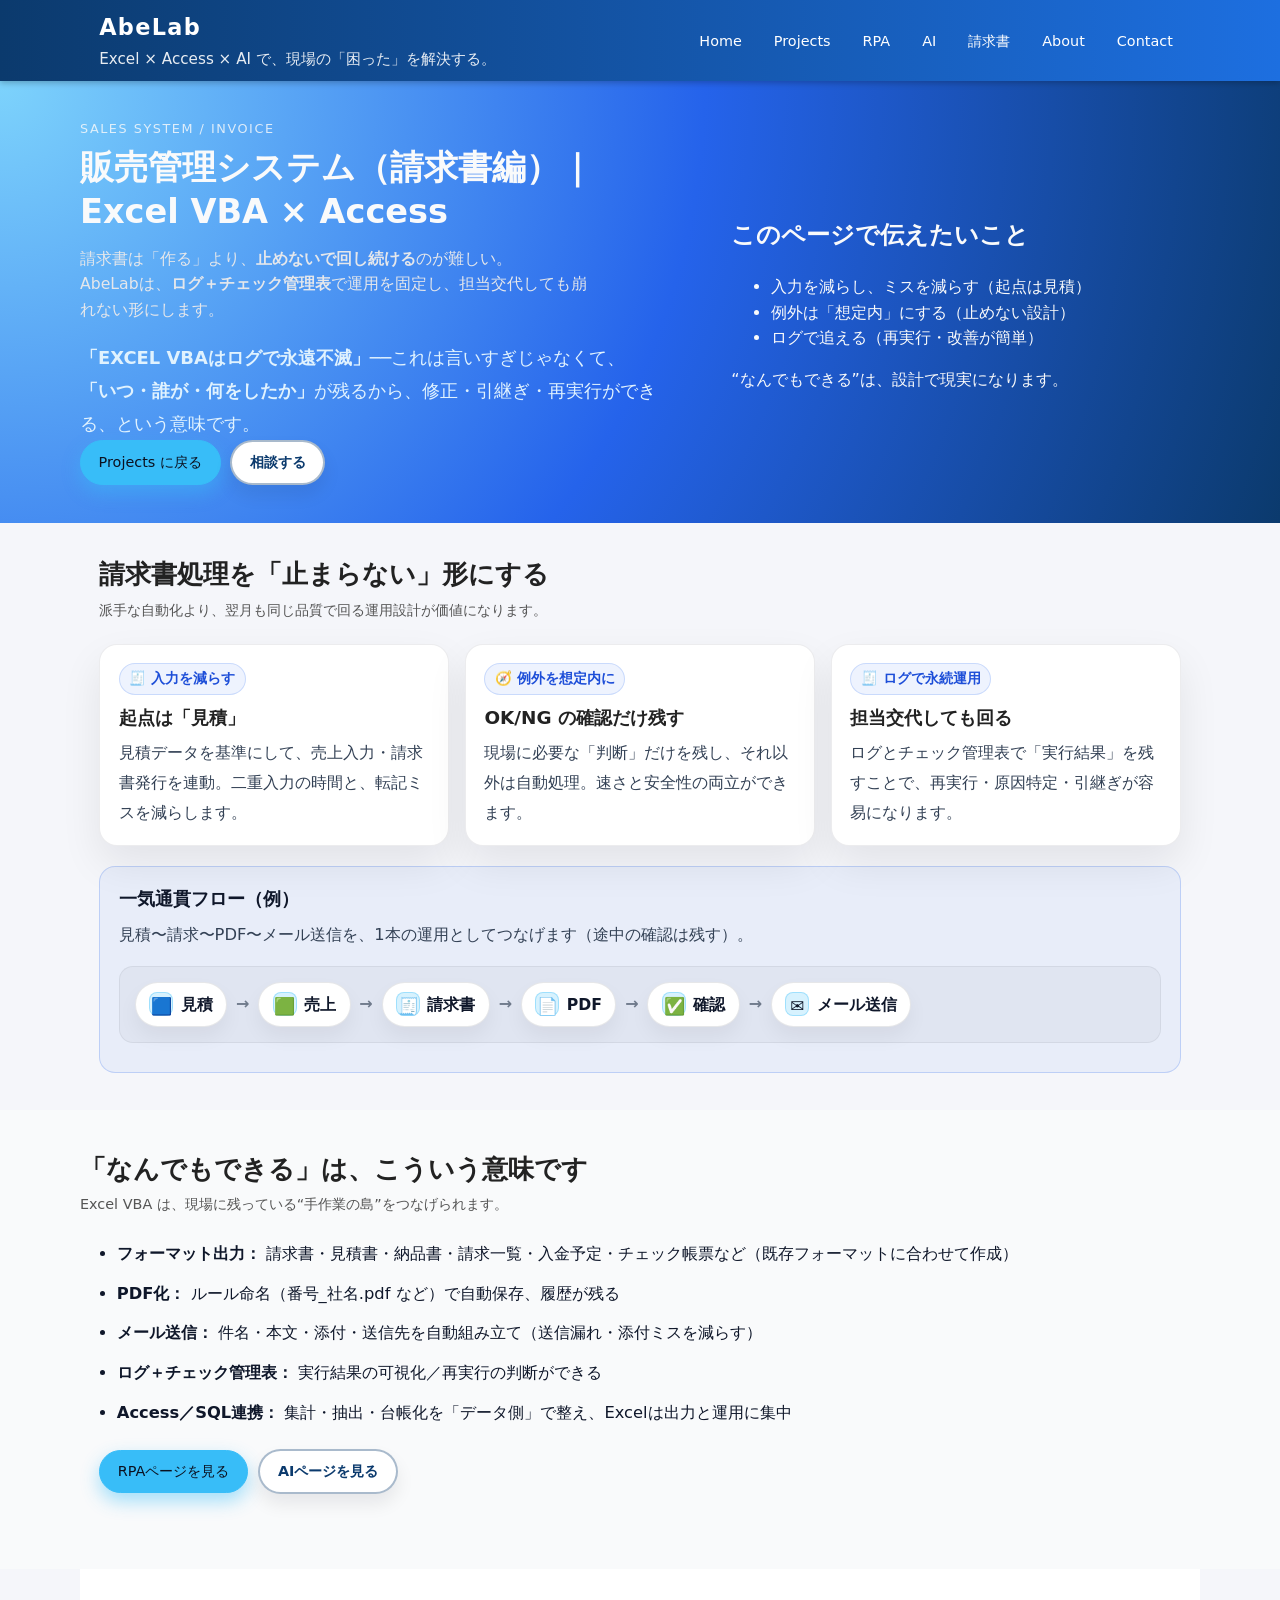
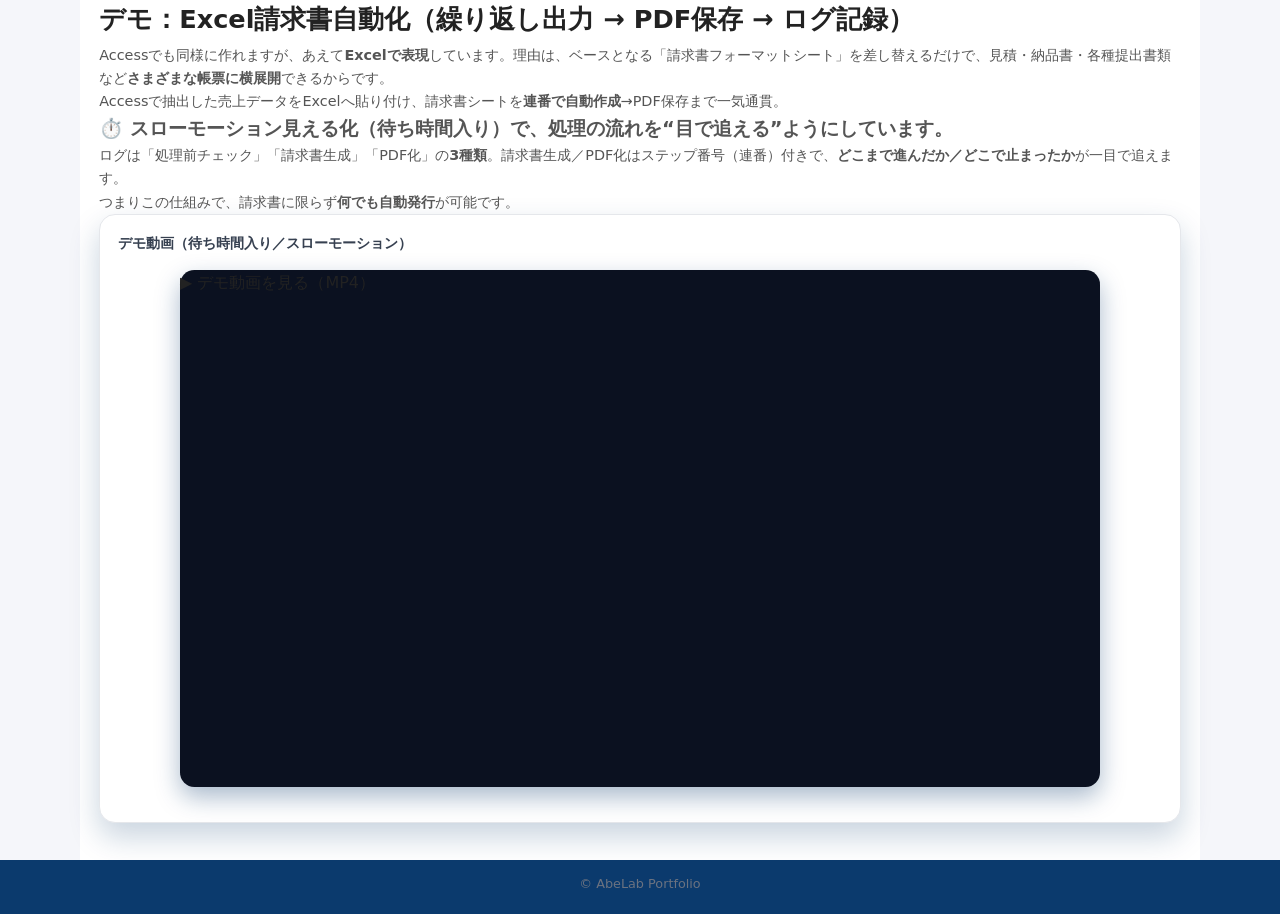
<file: sales-invoice.html>
<!doctype html>
<html lang="ja">
<!-- [1] HEAD START -->
<head>
  <meta charset="UTF-8" />
  <meta name="viewport" content="width=device-width, initial-scale=1.0" />
  <title>AbeLab Portfolio | 販売管理（請求書編）</title>
  <link rel="stylesheet" href="style.css" />

  <!-- このページ専用（最小限） -->
  <style>
    .inv-note{
      margin: 0.8rem 0 0;
      color: #e0f2fe;
      font-size: 1.12rem;
      line-height: 1.85;
      max-width: 62ch;
    }

    .inv-section{
      max-width: 1120px;
      margin: 0 auto;
      padding: 1.9rem 1.2rem 2.3rem;
    }

    /* Demo section alignment (same left margin as .inv-section) */
    .glossary-section{
      max-width:1120px;
      margin:0 auto;
      padding:1.9rem 1.2rem 2.3rem;
    }


    .inv-grid{
      display: grid;
      grid-template-columns: repeat(3, minmax(0, 1fr));
      gap: 1rem;
    }

    .inv-card{
      background: #ffffff;
      border: 1px solid rgba(15, 23, 42, 0.08);
      border-radius: 18px;
      padding: 1.15rem 1.15rem 1.05rem;
      box-shadow: 0 18px 40px rgba(2, 6, 23, 0.08);
    }

    .inv-kicker{
      display: inline-flex;
      gap: 0.45rem;
      align-items: center;
      padding: 0.25rem 0.6rem;
      border-radius: 999px;
      font-size: 0.85rem;
      background: rgba(37, 99, 235, 0.08);
      color: #1d4ed8;
      border: 1px solid rgba(37, 99, 235, 0.18);
      margin-bottom: 0.7rem;
      font-weight: 700;
    }

    .inv-card h3{
      margin: 0 0 0.4rem;
      font-size: 1.15rem;
      line-height: 1.35;
    }
    .inv-card p{
      margin: 0;
      color: #334155;
      line-height: 1.85;
      font-size: 1.02rem;
    }

    /* フロー（RPAページの見た目と寄せる） */
    .flow{
      display: flex;
      flex-wrap: wrap;
      gap: 0.55rem;
      align-items: center;
      margin: 1rem 0 0.8rem;
      padding: 0.95rem;
      border-radius: 14px;
      background: rgba(2, 6, 23, 0.03);
      border: 1px solid rgba(15, 23, 42, 0.06);
    }
    .flow-step{
      display: inline-flex;
      align-items: center;
      gap: 0.45rem;
      padding: 0.55rem 0.85rem;
      border-radius: 999px;
      background: #ffffff;
      border: 1px solid rgba(15, 23, 42, 0.10);
      box-shadow: 0 10px 20px rgba(2, 6, 23, 0.05);
      font-size: 0.98rem;
      white-space: nowrap;
      font-weight: 700;
      color: #0f172a;
    }
    .flow-icon{
      width: 1.5rem;
      height: 1.5rem;
      display: inline-grid;
      place-items: center;
      border-radius: 8px;
      background: rgba(56, 189, 248, 0.20);
      border: 1px solid rgba(56, 189, 248, 0.35);
      font-size: 1.06rem;
    }
    .flow-arrow{
      opacity: 0.65;
      font-weight: 800;
      color: #334155;
    }

    /* 画像（大きすぎ防止＋ホバー） */
    .inv-media{
      margin-top: 1.1rem;
      display: flex;
      justify-content: center;
    }

    .inv-figure{
      width: 100%;
      max-width: 920px;
      margin: 0;
    }
    .inv-img{
      width: 100%;
      max-width: 920px;
      height: auto;
      max-height: 70vh;
      border-radius: 14px;
      border: 1px solid rgba(15, 23, 42, 0.10);
      box-shadow: 0 10px 24px rgba(11, 58, 109, 0.18);
      background: #ffffff;
      transition: transform 180ms ease, box-shadow 180ms ease, filter 180ms ease;
    }
    .inv-img:hover{
      transform: translateY(-3px) scale(1.01);
      box-shadow: 0 18px 34px rgba(2, 6, 23, 0.18);
      filter: saturate(1.05) contrast(1.02);
    }
    .inv-asset-note{
      margin: 0.9rem auto 0;
      max-width: 920px;
      color: #64748b;
      font-size: 0.9rem;
      line-height: 1.7;
    }

    .inv-placeholder{
      width: 100%;
      aspect-ratio: 16 / 9;
      border-radius: 14px;
      border: 1px dashed rgba(37, 99, 235, 0.45);
      background: rgba(37, 99, 235, 0.06);
      display: grid;
      place-items: center;
      padding: 1.2rem;
      color: #0f172a;
      font-weight: 800;
      line-height: 1.75;
      box-shadow: 0 10px 24px rgba(11, 58, 109, 0.12);
    }

    .inv-list{
      margin: 0.8rem 0 0;
      padding-left: 1.1rem;
      color: #0f172a;
      line-height: 1.9;
      font-size: 1.02rem;
    }
    .inv-list li{ margin: 0 0 0.55rem; }

    .inv-callout{
      margin-top: 1.25rem;
      padding: 1.05rem 1.15rem;
      border-radius: 16px;
      border: 1px solid rgba(37, 99, 235, 0.22);
      background: rgba(37, 99, 235, 0.06);
      color: #0f172a;
    }
    .inv-callout h3{ margin: 0 0 0.4rem; font-size: 1.15rem; }
    .inv-callout p{ margin: 0; color:#334155; line-height: 1.85; font-size: 1.02rem; }

    .inv-cta{
      margin-top: 1.25rem;
      display: flex;
      flex-wrap: wrap;
      gap: 0.65rem;
      align-items: center;
    }

    @media (max-width: 980px){
      .inv-grid{ grid-template-columns: 1fr; }
      .flow-step{ white-space: normal; }
    }
  

    .demo-caption{
      font-size: 1.45rem;
      font-weight: 800;
      line-height: 1.6;
    }
</style>
</head>
<!-- [1] HEAD END -->

<body>
  <div class="site-wrapper">

    <!-- [2] SITE_HEADER START -->
<header class="site-header" id="top">
      <div class="header-inner">
        <div class="brand-block">
          <div class="brand-logo">AbeLab</div>
          <div class="brand-tagline">Excel × Access × AI で、現場の「困った」を解決する。</div>
        </div>

        <nav class="main-nav" aria-label="Primary">
          <ul>
            <li><a href="index.html">Home</a></li>
            <li><a href="index.html#projects">Projects</a></li>
            <li><a href="rpa.html">RPA</a></li>
            <li><a href="AI.html">AI</a></li>
            <li><a href="sales-invoice.html">請求書</a></li>
            <li><a href="index.html#about">About</a></li>
            <li><a href="index.html#contact">Contact</a></li>
          </ul>
        </nav>

        <button class="nav-toggle" id="navToggle" aria-label="Open menu" aria-controls="mobileNav" aria-expanded="false">
          <span class="nav-toggle-line"></span>
          <span class="nav-toggle-line"></span>
          <span class="nav-toggle-line"></span>
        </button>
      </div>

      <nav class="mobile-nav" id="mobileNav" aria-label="Mobile" hidden>
        <ul>
          <li><a href="index.html">Home</a></li>
          <li><a href="index.html#projects">Projects</a></li>
          <li><a href="rpa.html">RPA</a></li>
          <li><a href="AI.html">AI</a></li>
          <li><a href="sales-invoice.html">請求書</a></li>
          <li><a href="index.html#about">About</a></li>
          <li><a href="index.html#contact">Contact</a></li>
        </ul>
      </nav>
    </header>
<!-- [2] SITE_HEADER END -->

    <main>

      <!-- Hero -->
      <!-- [3] HERO_SECTION START -->
<section class="hero-section">
        <div class="hero-inner">
          <div class="hero-text">
            <div class="hero-label">SALES SYSTEM / INVOICE</div>
            <h1 class="hero-title">販売管理システム（請求書編）｜Excel VBA × Access</h1>
            <p class="hero-lead">
              請求書は「作る」より、<b>止めないで回し続ける</b>のが難しい。<br>
              AbeLabは、<b>ログ＋チェック管理表</b>で運用を固定し、担当交代しても崩れない形にします。
            </p>
            <p class="inv-note">
              <b>「EXCEL VBAはログで永遠不滅」</b>──これは言いすぎじゃなくて、<br>
              <b>「いつ・誰が・何をしたか」</b>が残るから、修正・引継ぎ・再実行ができる、という意味です。
            </p>

            <div class="hero-actions">
              <a class="btn primary-btn" href="index.html#projects">Projects に戻る</a>
              <a class="btn ghost-btn" href="index.html#contact">相談する</a>
            </div>
          </div>

          <div class="hero-card" role="note" aria-label="Invoice design">
            <h2>このページで伝えたいこと</h2>
            <ul>
              <li>入力を減らし、ミスを減らす（起点は見積）</li>
              <li>例外は「想定内」にする（止めない設計）</li>
              <li>ログで追える（再実行・改善が簡単）</li>
            </ul>
            <p class="hero-card-foot">“なんでもできる”は、設計で現実になります。</p>
          </div>
        </div>
      </section>
<!-- [3] HERO_SECTION END -->

      <!-- 概要 -->
      <!-- [4] INV_SECTION START -->
<section class="inv-section" aria-label="Invoice overview">
        <div class="section-header">
          <h2 class="section-title">請求書処理を「止まらない」形にする</h2>
          <p class="section-subtitle">派手な自動化より、翌月も同じ品質で回る運用設計が価値になります。</p>
        </div>

        <div class="inv-grid">
          <article class="inv-card">
            <span class="inv-kicker">🧾 入力を減らす</span>
            <h3>起点は「見積」</h3>
            <p>見積データを基準にして、売上入力・請求書発行を連動。二重入力の時間と、転記ミスを減らします。</p>
          </article>

          <article class="inv-card">
            <span class="inv-kicker">🧭 例外を想定内に</span>
            <h3>OK/NG の確認だけ残す</h3>
            <p>現場に必要な「判断」だけを残し、それ以外は自動処理。速さと安全性の両立ができます。</p>
          </article>

          <article class="inv-card">
            <span class="inv-kicker">🧾 ログで永続運用</span>
            <h3>担当交代しても回る</h3>
            <p>ログとチェック管理表で「実行結果」を残すことで、再実行・原因特定・引継ぎが容易になります。</p>
          </article>
        </div>

        <div class="inv-callout">
          <h3>一気通貫フロー（例）</h3>
          <p>見積〜請求〜PDF〜メール送信を、1本の運用としてつなげます（途中の確認は残す）。</p>
          <div class="flow" aria-label="Invoice flow">
            <span class="flow-step"><span class="flow-icon">🟦</span>見積</span>
            <span class="flow-arrow">→</span>
            <span class="flow-step"><span class="flow-icon">🟩</span>売上</span>
            <span class="flow-arrow">→</span>
            <span class="flow-step"><span class="flow-icon">🧾</span>請求書</span>
            <span class="flow-arrow">→</span>
            <span class="flow-step"><span class="flow-icon">📄</span>PDF</span>
            <span class="flow-arrow">→</span>
            <span class="flow-step"><span class="flow-icon">✅</span>確認</span>
            <span class="flow-arrow">→</span>
            <span class="flow-step"><span class="flow-icon">✉️</span>メール送信</span>
          </div>
        </div>
      </section>
<!-- [4] INV_SECTION END -->

      <!-- できること -->
      <!-- [5] WORKFLOW_SECTION START -->
<section class="workflow-section" aria-label="Capabilities">
        <div class="section-header">
          <h2 class="section-title">「なんでもできる」は、こういう意味です</h2>
          <p class="section-subtitle">Excel VBA は、現場に残っている“手作業の島”をつなげられます。</p>
        </div>

        <div class="inv-section" style="padding-top:0;">
          <ul class="inv-list">
            <li><b>フォーマット出力：</b> 請求書・見積書・納品書・請求一覧・入金予定・チェック帳票など（既存フォーマットに合わせて作成）</li>
            <li><b>PDF化：</b> ルール命名（番号_社名.pdf など）で自動保存、履歴が残る</li>
            <li><b>メール送信：</b> 件名・本文・添付・送信先を自動組み立て（送信漏れ・添付ミスを減らす）</li>
            <li><b>ログ＋チェック管理表：</b> 実行結果の可視化／再実行の判断ができる</li>
            <li><b>Access／SQL連携：</b> 集計・抽出・台帳化を「データ側」で整え、Excelは出力と運用に集中</li>
          </ul>

          <div class="inv-cta">
            <a class="btn primary-btn" href="rpa.html">RPAページを見る</a>
            <a class="btn ghost-btn" href="AI.html">AIページを見る</a>
          </div>
        </div>
      </section>
<!-- [5] WORKFLOW_SECTION END -->

      <!-- デモ枠 -->
      <!-- [6] DEMO_SECTION START -->
<section id="demo" class="glossary-section" aria-label="Demo">
        <h2 class="section-title">デモ：Excel請求書自動化（繰り返し出力 → PDF保存 → ログ記録）</h2>
        <p class="section-subtitle">
          Accessでも同様に作れますが、あえて<strong>Excelで表現</strong>しています。理由は、ベースとなる「請求書フォーマットシート」を差し替えるだけで、見積・納品書・各種提出書類など<strong>さまざまな帳票に横展開</strong>できるからです。<br>
          Accessで抽出した売上データをExcelへ貼り付け、請求書シートを<strong>連番で自動作成</strong>→PDF保存まで一気通貫。<br>
          <span style="font-weight:900; font-size:1.35em;">⏱️ スローモーション見える化（待ち時間入り）で、処理の流れを“目で追える”ようにしています。</span><br>
          ログは「処理前チェック」「請求書生成」「PDF化」の<strong>3種類</strong>。請求書生成／PDF化はステップ番号（連番）付きで、<strong>どこまで進んだか／どこで止まったか</strong>が一目で追えます。<br>
          つまりこの仕組みで、請求書に限らず<strong>何でも自動発行</strong>が可能です。
        </p>

        <div class="glossary-card">
          <div class="demo-wrap">
            <p class="demo-caption">デモ動画（待ち時間入り／スローモーション）</p>

            <!-- ▼ デモ動画（mp4） -->
            <div class="detail-media">
              <a class="detail-video" href="image/invoice-form-demo.mp4" target="_blank" rel="noopener">
                ▶ デモ動画を見る（MP4）
              </a>
            </div>

            <!-- ▼ 任意：サムネ画像を置く場合はコメントアウトを外して使えます -->
            <!--
            <img class="demo-image" src="image/invoice_demo.png" alt="デモ画像" />
            -->
          </div>
        </div>
      </section>
<!-- [6] DEMO_SECTION END -->

    </main>

    <!-- [7] FOOTER START -->
<footer class="site-footer">
      <p class="footer-copy">© AbeLab Portfolio</p>
    </footer>
<!-- [7] FOOTER END -->

    <button class="scroll-top-button" id="scrollTopButton" aria-label="Scroll to top">↑</button>
  </div>

  <!-- [8] SCRIPTS START -->
<script>
    // -----------------------------
    // Mobile nav toggle
    // -----------------------------
    const navToggle = document.getElementById("navToggle");
    const mobileNav = document.getElementById("mobileNav");

    navToggle?.addEventListener("click", () => {
      const isOpen = !mobileNav.hasAttribute("hidden");
      if (isOpen) {
        mobileNav.setAttribute("hidden", "");
        navToggle.setAttribute("aria-expanded", "false");
      } else {
        mobileNav.removeAttribute("hidden");
        navToggle.setAttribute("aria-expanded", "true");
      }
    });

    mobileNav?.querySelectorAll("a").forEach((a) => {
      a.addEventListener("click", () => {
        mobileNav.setAttribute("hidden", "");
        navToggle.setAttribute("aria-expanded", "false");
      });
    });

    // -----------------------------
    // Scroll top
    // -----------------------------
    const scrollTopButton = document.getElementById("scrollTopButton");
    const toggleScrollButton = () => {
      if (!scrollTopButton) return;
      if (window.scrollY > 500) {
        scrollTopButton.style.display = "inline-flex";
      } else {
        scrollTopButton.style.display = "none";
      }
    };
    window.addEventListener("scroll", toggleScrollButton);
    toggleScrollButton();

    scrollTopButton?.addEventListener("click", () => {
      window.scrollTo({ top: 0, behavior: "smooth" });
    });
  </script>

<!-- [8] SCRIPTS END --></body>
</html>
</file>
<file: style.css>
/* ------------------------------
   ベース設定
------------------------------ */
*,
*::before,
*::after {
    box-sizing: border-box;
}

html,
body {
    margin: 0;
    padding: 0;
    font-family: system-ui, -apple-system, BlinkMacSystemFont, "Segoe UI",
        "Hiragino Sans", "Yu Gothic", sans-serif;
    line-height: 1.6;
    color: #222;
    background: #f5f6fa;
}

img {
    max-width: 100%;
    display: block;
}

a {
    color: inherit;
    text-decoration: none;
}

button {
    font: inherit;
    cursor: pointer;
}

/* ------------------------------
   レイアウト全体
------------------------------ */
.site-wrapper {
    min-height: 100vh;
    display: flex;
    flex-direction: column;
}

/* ------------------------------
   ヘッダー
------------------------------ */
.site-header {
    position: sticky;
    top: 0;
    z-index: 20;
    /* [H-色調整] 黒っぽさを減らして、明るい青系グラデに変更 */
    background: linear-gradient(90deg, #0b3a6d, #1d6fe0);
    color: #fff;
    box-shadow: 0 2px 6px rgba(0, 0, 0, 0.24);
}

.header-inner {
    max-width: 1120px;
    margin: 0 auto;
    padding: 0.6rem 1.2rem;
    display: flex;
    align-items: center;
    justify-content: space-between;
    gap: 1rem;
}

.brand-block {
    display: flex;
    flex-direction: column;
    gap: 0.1rem;
}

.brand-logo {
    font-size: 1.4rem;
    font-weight: 700;
    letter-spacing: 0.06em;
}

.brand-tagline {
    font-size: 0.95rem;
    opacity: 0.9;
    font-weight: 500;
}

.main-nav ul {
    list-style: none;
    display: flex;
    gap: 1rem;
    padding: 0;
    margin: 0;
}

/* ------------------------------
   ヘッダー（ナビ：2行表示にする）
------------------------------ */

/* ★追加：ナビ領域を横いっぱい使えるように */
.main-nav{
    flex: 1;
    min-width: 0;
}

/* ★差し替え：PCナビを2行に折り返す（リンク単位で折り返す） */
.main-nav ul {
    list-style: none;
    display: flex;
    flex-wrap: wrap;                 /* ← これで2行に折り返せる */
    justify-content: flex-end;       /* 右寄せ */
    gap: 0.8rem 1rem;                /* 縦 横の間隔 */
    padding: 0;
    margin: 0;
}

/* ★差し替え：リンクの文字が1文字ずつ改行されないようにする */
.main-nav a {
    font-size: 0.9rem;
    padding: 0.35rem 0.5rem;
    border-radius: 0.5rem;
    transition: background 0.15s ease;

    white-space: nowrap;             /* ← 文字割れ防止（超重要） */
    word-break: keep-all;            /* 補強（日本語でも割れにくい） */
}

.main-nav a:hover {
    background: rgba(255, 255, 255, 0.12);
}

/* ------------------------------
   モバイルナビ（ハンバーガー）
------------------------------ */
.nav-toggle {
    display: none;
    border: 1px solid rgba(255, 255, 255, 0.35);
    background: transparent;
    color: inherit;
    border-radius: 0.75rem;
    padding: 0.25rem;
}

.nav-toggle-line {
    display: block;
    width: 22px;
    height: 2px;
    margin: 4px 0;
    background: #fff;
}

/* モバイルナビ */
.mobile-nav {
    display: none;
    border-top: 1px solid rgba(255, 255, 255, 0.12);
    /* [H-色調整] ヘッダーに合わせて青系に */
    background: #0b3a6d;
}

.mobile-nav ul {
    list-style: none;
    margin: 0;
    padding: 0.4rem 0;
}

.mobile-nav li {
    border-bottom: 1px solid rgba(255, 255, 255, 0.06);
}

.mobile-nav a {
    display: block;
    padding: 0.6rem 1.2rem;
}

/* ------------------------------
   セクション共通
------------------------------ */
main {
    flex: 1;
}

section {
    padding: 2.4rem 1.2rem;
}

.section-header {
    max-width: 1120px;
    margin: 0 auto 1.4rem;
}

.section-title {
    font-size: 1.6rem;
    margin: 0 0 0.25rem;
}

.section-subtitle {
    margin: 0;
    color: #555;
    font-size: 0.9rem;
    font-weight: 500;
}

/* ------------------------------
   Hero
------------------------------ */
.hero-section {
    /* [H-色調整] 黒寄り → 明るい青の奥行きに変更 */
    background: radial-gradient(circle at top left, #7dd3fc 0, #2563eb 52%, #0b3a6d 100%);
    color: #f9fafb;
}

.hero-inner {
    max-width: 1120px;
    margin: 0 auto;
    display: grid;
    grid-template-columns: minmax(0, 3fr) minmax(0, 2.3fr);
    gap: 2.5rem;
    align-items: center;
}

.hero-label {
    font-size: 0.8rem;
    letter-spacing: 0.12em;
    text-transform: uppercase;
    opacity: 0.82;
}

.hero-title {
    margin: 0.4rem 0 0.8rem;
    font-size: 2.1rem;
    line-height: 1.3;
}

.hero-lead {
    margin: 0 0 1.2rem;
    max-width: 52ch;
    font-size: 0.98rem;
    color: #e5e7eb;
    font-weight: 500;
}

.hero-actions {
    display: flex;
    flex-wrap: wrap;
    gap: 0.6rem;
}

.btn {
    display: inline-flex;
    align-items: center;
    justify-content: center;
    padding: 0.55rem 1.1rem;
    border-radius: 999px;
    border: 1px solid transparent;
    font-size: 0.9rem;
    text-decoration: none;
    transition: transform 0.1s ease, box-shadow 0.1s ease, background 0.15s ease,
        color 0.15s ease, border-color 0.15s ease;
}

.btn:hover {
    transform: translateY(-1px);
}

.primary-btn {
    background: #38bdf8;
    border-color: #38bdf8;
    color: #0b1120;
    box-shadow: 0 8px 18px rgba(56, 189, 248, 0.45);
}

.primary-btn:hover {
    background: #e0f2fe;
    border-color: #e0f2fe;
}

.ghost-btn {
    background: transparent;
    border-color: #e5e7eb;
    color: #e5e7eb;
}

.ghost-btn:hover {
    /* [H-色調整] 黒っぽいhover → 青系に */
    background: rgba(11, 58, 109, 0.55);
}

.hero-visual {
    display: flex;
    justify-content: center;
}

.hero-visual-card {
    width: 100%;
    max-width: 320px;
    padding: 1.1rem 1.2rem;
    border-radius: 1.25rem;
    /* [H-色調整] 黒っぽいカード → 明るい青系に */
    background: rgba(30, 64, 175, 0.62);
    box-shadow: 0 18px 40px rgba(11, 58, 109, 0.55);
    border: 1px solid rgba(148, 163, 184, 0.45);
    
}

.hero-visual-label {
    margin: 0 0 0.5rem;
    font-size: 0.84rem;
    letter-spacing: 0.14em;
    text-transform: uppercase;
    color: #a5f3fc;
}

.hero-visual-list {
    margin: 0;
    padding-left: 1.1rem;
    font-size: 0.9rem;
}

.hero-visual-note {
    margin: 0.9rem 0 0;
    font-size: 0.8rem;
    color: #e0f2fe;
    opacity: 0.9;
}

/* ------------------------------
   Projects
------------------------------ */
.projects-section {
    background: #ffffff;
}

.projects-grid {
    max-width: 1120px;
    margin: 0 auto;
    display: grid;
    grid-template-columns: repeat(3, minmax(0, 1fr));
    gap: 1rem;
}

/* サムネイル：カード内の画像高さを揃える */
.project-thumb {
  width: 100%;
  aspect-ratio: 1 / 1;
  border-radius: 0.9rem;
  overflow: hidden;
  background: rgba(0,0,0,0.06);
}
.project-thumb img {
  width: 100%;
  height: 100%;
  object-fit: cover;
  display: block;
}

/* ------------------------------
   H新規：ホーム（Projects）の画像ホバー（3枚サムネ用）
   - カード全体がふわっと浮く
   - 画像が少し拡大して“押せる感”
------------------------------ */
@media (hover: hover) and (pointer: fine) {
  .project-card{
    transition: transform 180ms ease, box-shadow 180ms ease, border-color 180ms ease;
  }
  .project-thumb img{
    transition: transform 180ms ease, filter 180ms ease;
    transform-origin: center;
  }
  .project-card:hover{
    transform: translateY(-4px);
    border-color: rgba(29, 78, 216, 0.35);
    box-shadow: 0 16px 34px rgba(11, 58, 109, 0.18);
  }
  .project-card:hover .project-thumb img{
    transform: scale(1.04);
    filter: saturate(1.05) contrast(1.02);
  }
}

.project-card {
    background: #fff;
    border-radius: 1rem;
    padding: 1.1rem 1.1rem 1rem;
    border: 1px solid #e5e7eb;
    box-shadow: 0 6px 14px rgba(11, 58, 109, 0.08);
    display: flex;
    flex-direction: column;
    gap: 0.6rem;
}

.project-label {
    font-size: 0.78rem;
    letter-spacing: 0.12em;
    text-transform: uppercase;
    color: #6b7280;
    font-weight: 500;
}

.project-title {
    margin: 0;
    font-size: 1rem;
    font-weight: 500;
}

.project-tag {
    margin: 0;
    font-size: 0.8rem;
    color: #64748b;
    font-weight: 500;
}

.project-summary {
    margin: 0;
    font-size: 0.86rem;
    color: #4b5563;
    font-weight: 500;
}

.project-detail-button {
    align-self: flex-start;
    margin-top: 0.4rem;
    padding: 0.4rem 0.9rem;
    font-size: 0.84rem;
    border-radius: 999px;
    /* [H-色調整] 濃紺 → 青系ボタンへ */
    border: 1px solid #1d4ed8;
    background: #1d4ed8;
    color: #f9fafb;
}

.project-detail-button:hover {
    background: #1e40af;
}

/* 詳細パネル（Bの帯部分） */
.project-detail-panel {
    margin: 2.5rem 0 0;
    /* [H-色調整] 黒帯 → 青系の帯へ */
    background: radial-gradient(circle at top, #1d6fe0 0, #0b3a6d 60%, #08325c 100%);
    color: #e5e7eb;
}

.detail-inner {
    max-width: 1120px;
    margin: 0 auto;
    padding: 1.6rem 1.6rem 1.9rem;
    border-radius: 1rem;
    box-shadow: 0 14px 30px rgba(11, 58, 109, 0.35);
    /* [H-色調整] 黒寄り → 青系透明に */
    background: rgba(11, 58, 109, 0.86);
}

.detail-title {
    margin: 0 0 0.25rem;
    font-size: 1.2rem;
}

.detail-lead {
    margin: 0 0 0.9rem;
    font-size: 0.86rem;
    color: #cbd5f5;
}

.detail-content {
    font-size: 0.88rem;
    margin-bottom: 1rem;
}

/* 詳細パネル：動画が大きくなりすぎないように制御 */
.detail-media {
  margin: 0.9rem 0 1.2rem;
  display: flex;
  justify-content: center;
}
.detail-video {
  width: 100%;
  max-width: 920px;
  aspect-ratio: 16 / 9;
  height: auto;
  max-height: 65vh;
  border-radius: 0.9rem;
  background: #0b1120;
  box-shadow: 0 10px 24px rgba(11, 58, 109, 0.35);
}

.detail-close-button {
    display: inline-flex;
    align-items: center;
    gap: 0.35rem;
    padding: 0.4rem 0.9rem;
    border-radius: 999px;
    border: 1px solid #e5e7eb;
    background: transparent;
    color: inherit;
}

/* ------------------------------
   Workflow / Facts
------------------------------ */
.workflow-section {
    background: #f9fafb;
}

.workflow-grid {
    max-width: 1120px;
    margin: 0 auto;
    display: grid;
    grid-template-columns: repeat(3, minmax(0, 1fr));
    gap: 1rem;
}

.workflow-card {
    background: #fff;
    border-radius: 1rem;
    padding: 1.1rem 1.1rem 1rem;
    border: 1px solid #e5e7eb;
    box-shadow: 0 14px 30px rgba(11, 58, 109, 0.16);
}

.workflow-card h3 {
    margin: 0 0 0.4rem;
    font-size: 1.02rem;
}

.workflow-card p {
    margin: 0;
    font-size: 0.9rem;
    color: #374151;
}

/* ------------------------------
   Glossary
------------------------------ */
.glossary-section {
    background: #fff;
}

.glossary-grid {
    max-width: 1120px;
    margin: 0 auto;
    display: grid;
    grid-template-columns: repeat(3, minmax(0, 1fr));
    gap: 1rem;
}

.glossary-card {
    background: #fff;
    border-radius: 1rem;
    padding: 1.1rem 1.1rem 1rem;
    border: 1px solid #e5e7eb;
    box-shadow: 0 14px 30px rgba(11, 58, 109, 0.22);
}

.glossary-card h3 {
    margin: 0 0 0.4rem;
    font-size: 1.02rem;
}

.glossary-card p {
    margin: 0;
    font-size: 0.9rem;
    color: #374151;
}

/* ------------------------------
   About（詳細ページでも使う）
------------------------------ */
.about-section {
    background: #ffffff;
}

/* About：見出し直下の余白を少し詰めて、左テキストとFOCUSを上に上げる */
#about .section-header {
    margin-bottom: 0.75rem;
}

.about-layout {
    max-width: 1120px;
    margin: 0 auto;
    display: grid;
    /* 左：説明 / 右：FOCUS を2分割（右を少し広め） */
    grid-template-columns: minmax(0, 1fr) minmax(380px, 560px);
    gap: 1.6rem;
    align-items: start;
}

.about-heading {
    margin: 0 0 0.5rem;
    font-size: 1.1rem;
}

.about-text p {
    margin: 0 0 0.9rem;
    font-size: 0.92rem;
    color: #374151;
}

.about-side {
    display: flex;
    align-items: stretch;
    justify-self: end;
    width: 100%;
}

.about-card {
    width: 100%;
    border-radius: 1rem;
    /* [H-色調整] 右側カードを明るめの青に */
    background: #1e40af;
    color: #e5e7eb;
    padding: 1rem 1.1rem;
    box-shadow: 0 8px 16px rgba(11, 58, 109, 0.28);
}

.about-label {
    margin: 0 0 0.5rem;
    font-size: 0.84rem;
    letter-spacing: 0.14em;
    text-transform: uppercase;
    color: #a5f3fc;
}

.about-list {
    margin: 0;
    padding-left: 1.1rem;
    font-size: 0.86rem;
}

/* ------------------------------
   Contact
------------------------------ */
.contact-section {
    background: #f1f5f9;
}

.contact-content {
    max-width: 720px;
    margin: 0 auto;
    font-size: 0.94rem;
    color: #374151;
}

.contact-content p {
    margin: 0 0 0.9rem;
}

.contact-links {
    margin: 0 0 0.7rem;
    padding-left: 1.2rem;
    font-size: 0.9rem;
}

.contact-note {
    font-size: 0.8rem;
    color: #6b7280;
}

/* ------------------------------
   フッター
------------------------------ */
.site-footer {
    padding: 0.9rem 1.25rem 1.2rem;
    text-align: center;
    font-size: 0.8rem;
    color: #6b7280;
    /* [H-色調整] 真っ黒 → 青系に */
    background: #0b3a6d;
}

.footer-copy {
    margin: 0;
}

/* ------------------------------
   スクロールトップボタン
------------------------------ */
.scroll-top-button {
    position: fixed;
    right: 1rem;
    bottom: 1.5rem;
    width: 34px;
    height: 34px;
    border-radius: 999px;
    border: none;
    /* [H-色調整] 目立つ青に */
    background: #1d4ed8;
    color: #f9fafb;
    display: none;
    align-items: center;
    justify-content: center;
    box-shadow: 0 8px 16px rgba(11, 58, 109, 0.30);
}

/* ------------------------------
   レスポンシブ
------------------------------ */
@media (max-width: 900px) {
    .hero-inner {
        grid-template-columns: minmax(0, 1fr);
    }

    .about-layout {
        grid-template-columns: minmax(0, 1fr);
    }

    .projects-grid {
        grid-template-columns: repeat(2, minmax(0, 1fr));
    }
}

@media (max-width: 720px) {
    .main-nav {
        display: none;
    }

    .nav-toggle {
        display: inline-flex;
        flex-direction: column;
        align-items: center;
        justify-content: center;
        padding: 0.35rem 0.55rem;
    }

    .mobile-nav {
        display: block;
    }

    section {
        padding: 2rem 1rem;
    }

    .projects-grid,
    .workflow-grid,
    .glossary-grid {
        grid-template-columns: minmax(0, 1fr);
    }

    /* ★追加：RPAはスマホで縦並びにする */
    .rpa-case-body {
        flex-direction: column;
        gap: 18px;
    }

    .case-img {
        max-width: 100% !important;
    }
}

/* =========================
   RPA：共通スタイル（PCでも効かせる）
   ========================= */

.section {
    margin: 60px 0;
}

.section-lead {
    color: #444;
    margin-bottom: 30px;
}

.rpa-appeal {
    display: flex;
    align-items: center;
    gap: 20px;
    background: #f4f8ff;
    padding: 20px;
    border-radius: 12px;
    margin-bottom: 40px;
}

.rpa-appeal .logo {
    height: 48px;
}

.rpa-case {
    margin-bottom: 50px;
    margin-top: 1rem;
}

.rpa-case-body {
    display: flex;
    gap: 24px;
    align-items: flex-start;
}

.rpa-case-body img {
    max-width: 420px;
    border-radius: 12px;
}

.rpa-text {
    flex: 1;
    min-width: 0;
}

/* ← ここが「余白復活」の本丸（PCでもul余白を固定） */
.rpa-text ul {
    margin: 0.35rem 0 0;
    padding-left: 1.1rem;
}

.rpa-text li {
    margin: 0.35rem 0;
}

.case-img {
    width: 100%;
    max-width: 420px !important;
    height: auto;
    border-radius: 14px;
    border: 1px solid rgba(15, 23, 42, 0.10);
    box-shadow: 0 10px 22px rgba(2, 6, 23, 0.10);
    transition: transform 180ms ease, box-shadow 180ms ease, filter 180ms ease;
}

.case-img:hover {
    transform: translateY(-4px) scale(1.02);
    box-shadow: 0 18px 34px rgba(2, 6, 23, 0.18);
    filter: saturate(1.05) contrast(1.02);
}

/* ロゴと見出しのまとまりを調整 */
.rpa-head {
    text-align: center;
    margin-bottom: 2.5rem;
}

.pa-hero-logo {
    display: block;
    width: min(320px, 80%);
    height: auto;
    margin: 0 auto 1rem;
}

.rpa-title {
    margin: 0 0 0.5rem;
    font-size: 1.6rem;
    color: #0f172a;
}

.rpa-lead {
    margin: 0 auto;
    max-width: 800px;
    color: #334155;
    font-size: 1.05rem;
    line-height: 1.7;
}

.case-title {
    border-left: 4px solid #1d4ed8;
    padding-left: 0.8rem;
    margin-bottom: 0.5rem;
}

/* =========================
   ボタン：白くて見えない対策（共通）
   ========================= */
a.btn.ghost-btn {
    background: #ffffff;
    color: #0b3a6d;
    border: 2px solid rgba(11, 58, 109, 0.35);
    font-weight: 700;
    box-shadow: 0 10px 18px rgba(2, 6, 23, 0.08);
}

a.btn.ghost-btn:hover {
    transform: translateY(-2px);
    border-color: rgba(11, 58, 109, 0.55);
    box-shadow: 0 16px 26px rgba(2, 6, 23, 0.12);
}
/* RPA：注記（※）が小さすぎる対策 */
.case-bullets li.note{
  font-size: 1em;          /* 小さくしない */
  opacity: 1;              /* 薄くしない */
  color: #111827;          /* 文字を濃く */
  margin-top: 0.45rem;     /* 上に少し余白 */
}
/* RPA：箇条書きの「・」を見やすく */
.case-bullets{
  padding-left: 1.4rem;    /* 少し広げる（見た目が安定） */
}
.case-bullets li::marker{
  font-size: 1.15em;       /* 黒丸だけ少し大きく */
}
</file>
<file: Portfolio/style.css>
/* ------------------------------
   ベース設定
------------------------------ */
*,
*::before,
*::after {
    box-sizing: border-box;
}

html,
body {
    margin: 0;
    padding: 0;
    font-family: system-ui, -apple-system, BlinkMacSystemFont, "Segoe UI",
        "Hiragino Sans", "Yu Gothic", sans-serif;
    line-height: 1.6;
    color: #222;
    background: #f5f6fa;
}

img {
    max-width: 100%;
    display: block;
}

a {
    color: inherit;
    text-decoration: none;
}

button {
    font: inherit;
    cursor: pointer;
}

/* ------------------------------
   レイアウト全体
------------------------------ */
.site-wrapper {
    min-height: 100vh;
    display: flex;
    flex-direction: column;
}

/* ------------------------------
   ヘッダー
------------------------------ */
.site-header {
    position: sticky;
    top: 0;
    z-index: 20;
    background: linear-gradient(90deg, #1f2933, #273649);
    color: #fff;
    box-shadow: 0 2px 6px rgba(0, 0, 0, 0.24);
}

.header-inner {
    max-width: 1120px;
    margin: 0 auto;
    padding: 0.6rem 1.2rem;
    display: flex;
    align-items: center;
    justify-content: space-between;
    gap: 1rem;
}

.brand-block {
    display: flex;
    flex-direction: column;
    gap: 0.1rem;
}

.brand-logo {
    font-size: 1.4rem;
    font-weight: 700;
    letter-spacing: 0.06em;
}

.brand-tagline {
    font-size: 0.8rem;
    opacity: 0.82;
}

/* PCナビ */
.main-nav ul {
    display: flex;
    gap: 1.4rem;
    list-style: none;
    margin: 0;
    padding: 0;
    font-size: 0.92rem;
}

.main-nav a {
    position: relative;
    padding-bottom: 0.15rem;
}

.main-nav a::after {
    content: "";
    position: absolute;
    left: 0;
    bottom: -0.15rem;
    width: 0;
    height: 2px;
    background: #7dd3fc;
    transition: width 0.2s ease;
}

.main-nav a:hover::after,
.main-nav a:focus-visible::after {
    width: 100%;
}

/* モバイル用トグル */
.nav-toggle {
    display: none;
    background: transparent;
    border: none;
    padding: 0.25rem;
}

.nav-toggle-line {
    display: block;
    width: 22px;
    height: 2px;
    margin: 4px 0;
    background: #fff;
}

/* モバイルナビ */
.mobile-nav {
    display: none;
    border-top: 1px solid rgba(255, 255, 255, 0.12);
    background: #1f2933;
}

.mobile-nav ul {
    list-style: none;
    margin: 0;
    padding: 0.4rem 0;
}

.mobile-nav li {
    border-bottom: 1px solid rgba(255, 255, 255, 0.06);
}

.mobile-nav a {
    display: block;
    padding: 0.6rem 1.2rem;
}

/* ------------------------------
   セクション共通
------------------------------ */
main {
    flex: 1;
}

section {
    padding: 3.5rem 1.25rem;
}

.section-header {
    max-width: 1120px;
    margin: 0 auto 2rem;
}

.section-title {
    font-size: 1.6rem;
    margin: 0 0 0.25rem;
}

.section-subtitle {
    margin: 0;
    color: #555;
    font-size: 0.9rem;
}

/* ------------------------------
   Hero
------------------------------ */
.hero-section {
    background: radial-gradient(circle at top left, #3b82f6 0, #0f172a 48%, #020617 100%);
    color: #f9fafb;
}

.hero-inner {
    max-width: 1120px;
    margin: 0 auto;
    display: grid;
    grid-template-columns: minmax(0, 3fr) minmax(0, 2.3fr);
    gap: 2.5rem;
    align-items: center;
}

.hero-label {
    font-size: 0.8rem;
    letter-spacing: 0.12em;
    text-transform: uppercase;
    opacity: 0.82;
}

.hero-title {
    margin: 0.4rem 0 0.8rem;
    font-size: 2.1rem;
    line-height: 1.3;
}

.hero-lead {
    margin: 0 0 1.4rem;
    font-size: 0.96rem;
    opacity: 0.95;
}

.hero-actions {
    display: flex;
    flex-wrap: wrap;
    gap: 0.6rem;
}

.btn {
    display: inline-flex;
    align-items: center;
    justify-content: center;
    padding: 0.55rem 1.1rem;
    border-radius: 999px;
    border: 1px solid transparent;
    font-size: 0.9rem;
    text-decoration: none;
    transition: transform 0.1s ease, box-shadow 0.1s ease, background 0.15s ease,
        color 0.15s ease, border-color 0.15s ease;
}

.primary-btn {
    background: #38bdf8;
    border-color: #38bdf8;
    color: #0b1120;
    box-shadow: 0 8px 18px rgba(56, 189, 248, 0.45);
}

.primary-btn:hover {
    background: #e0f2fe;
    border-color: #e0f2fe;
}

.ghost-btn {
    background: transparent;
    border-color: #e5e7eb;
    color: #e5e7eb;
}

.ghost-btn:hover {
    background: rgba(15, 23, 42, 0.65);
}

.hero-visual {
    display: flex;
    justify-content: center;
}

.hero-visual-card {
    width: 100%;
    max-width: 320px;
    padding: 1.1rem 1.2rem;
    border-radius: 1.25rem;
    background: rgba(15, 23, 42, 0.92);
    box-shadow: 0 18px 40px rgba(15, 23, 42, 0.7);
    border: 1px solid rgba(148, 163, 184, 0.45);
}

.hero-visual-label {
    font-size: 0.8rem;
    letter-spacing: 0.16em;
    text-transform: uppercase;
    color: #a5f3fc;
    margin: 0 0 0.5rem;
}

.hero-visual-list {
    list-style: disc;
    margin: 0 0 0.7rem 1.25rem;
    padding: 0;
    font-size: 0.9rem;
}

.hero-visual-note {
    margin: 0;
    font-size: 0.8rem;
    color: #e5e7eb;
    opacity: 0.9;
}

/* ------------------------------
   Projects
------------------------------ */
.projects-section {
    background: #f5f6fa;
}

.projects-grid {
    max-width: 1120px;
    margin: 0 auto;
    display: grid;
    grid-template-columns: repeat(3, minmax(0, 1fr));
    gap: 1.5rem;
}

.project-card {
    background: #ffffff;
    border-radius: 1rem;
    overflow: hidden;
    box-shadow: 0 6px 14px rgba(15, 23, 42, 0.08);
    display: flex;
    flex-direction: column;
}

.project-image-wrapper {
    aspect-ratio: 16 / 9;
    overflow: hidden;
}

.project-image {
    width: 100%;
    height: 100%;
    object-fit: cover;
    transform: scale(1.02);
    transition: transform 0.3s ease;
}

.project-card:hover .project-image {
    transform: scale(1.06);
}

.project-body {
    padding: 1rem 1rem 1.1rem;
    display: flex;
    flex-direction: column;
    gap: 0.55rem;
}

.project-title {
    margin: 0;
    font-size: 1rem;
}

.project-tag {
    margin: 0;
    font-size: 0.8rem;
    color: #64748b;
}

.project-summary {
    margin: 0;
    font-size: 0.86rem;
    color: #4b5563;
}

.project-detail-button {
    align-self: flex-start;
    margin-top: 0.4rem;
    padding: 0.4rem 0.9rem;
    font-size: 0.84rem;
    border-radius: 999px;
    border: 1px solid #0f172a;
    background: #0f172a;
    color: #f9fafb;
}

.project-detail-button:hover {
    background: #111827;
}

/* 詳細パネル */
.project-detail-panel {
    margin-top: 2.2rem;
    background: #0f172a;
    color: #e5e7eb;
}

.detail-inner {
    max-width: 1120px;
    margin: 0 auto;
    padding: 1.5rem 1.25rem 1.9rem;
}

.detail-title {
    margin: 0 0 0.25rem;
    font-size: 1.2rem;
}

.detail-lead {
    margin: 0 0 0.9rem;
    font-size: 0.86rem;
    color: #cbd5f5;
}

.detail-content {
    font-size: 0.88rem;
    margin-bottom: 1rem;
}

.detail-close-button {
    padding: 0.4rem 0.9rem;
    border-radius: 999px;
    border: 1px solid #e5e7eb;
    background: transparent;
    color: #e5e7eb;
}

.detail-close-button:hover {
    background: rgba(148, 163, 184, 0.2);
}

/* ------------------------------
   About
------------------------------ */
.about-section {
    background: #ffffff;
}

.about-layout {
    max-width: 1120px;
    margin: 0 auto;
    display: grid;
    grid-template-columns: minmax(0, 3fr) minmax(0, 2fr);
    gap: 1.75rem;
}

.about-heading {
    margin-top: 0;
    font-size: 1.2rem;
}

.about-text p {
    margin: 0 0 0.75rem;
    font-size: 0.94rem;
    color: #374151;
}

.about-side {
    display: flex;
    align-items: stretch;
}

.about-card {
    width: 100%;
    border-radius: 1rem;
    background: #0f172a;
    color: #e5e7eb;
    padding: 1rem 1.1rem;
    box-shadow: 0 8px 16px rgba(15, 23, 42, 0.3);
}

.about-label {
    margin: 0 0 0.5rem;
    font-size: 0.84rem;
    letter-spacing: 0.14em;
    text-transform: uppercase;
    color: #a5f3fc;
}

.about-list {
    margin: 0;
    padding-left: 1.1rem;
    font-size: 0.86rem;
}

/* ------------------------------
   Contact
------------------------------ */
.contact-section {
    background: #f1f5f9;
}

.contact-content {
    max-width: 720px;
    margin: 0 auto;
    font-size: 0.94rem;
    color: #374151;
}

.contact-content p {
    margin: 0 0 0.9rem;
}

.contact-links {
    margin: 0 0 0.7rem;
    padding-left: 1.2rem;
    font-size: 0.9rem;
}

.contact-note {
    font-size: 0.8rem;
    color: #6b7280;
}

/* ------------------------------
   フッター
------------------------------ */
.site-footer {
    padding: 0.9rem 1.25rem 1.2rem;
    text-align: center;
    font-size: 0.8rem;
    color: #6b7280;
    background: #0b1120;
}

/* ------------------------------
   スクロールトップボタン
------------------------------ */
.scroll-top-button {
    position: fixed;
    right: 1rem;
    bottom: 1.5rem;
    width: 34px;
    height: 34px;
    border-radius: 999px;
    border: none;
    background: #0f172a;
    color: #f9fafb;
    display: none;
    align-items: center;
    justify-content: center;
    box-shadow: 0 8px 16px rgba(15, 23, 42, 0.35);
}

/* ------------------------------
   レスポンシブ
------------------------------ */
@media (max-width: 900px) {
    .hero-inner {
        grid-template-columns: minmax(0, 1fr);
    }

    .about-layout {
        grid-template-columns: minmax(0, 1fr);
    }

    .projects-grid {
        grid-template-columns: repeat(2, minmax(0, 1fr));
    }
}

@media (max-width: 640px) {
    .header-inner {
        align-items: center;
    }

    .main-nav {
        display: none;
    }

    .nav-toggle {
        display: block;
    }

    .projects-grid {
        grid-template-columns: minmax(0, 1fr);
    }

    section {
        padding: 2.5rem 1rem;
    }

    .hero-title {
        font-size: 1.7rem;
    }
}
</file>
